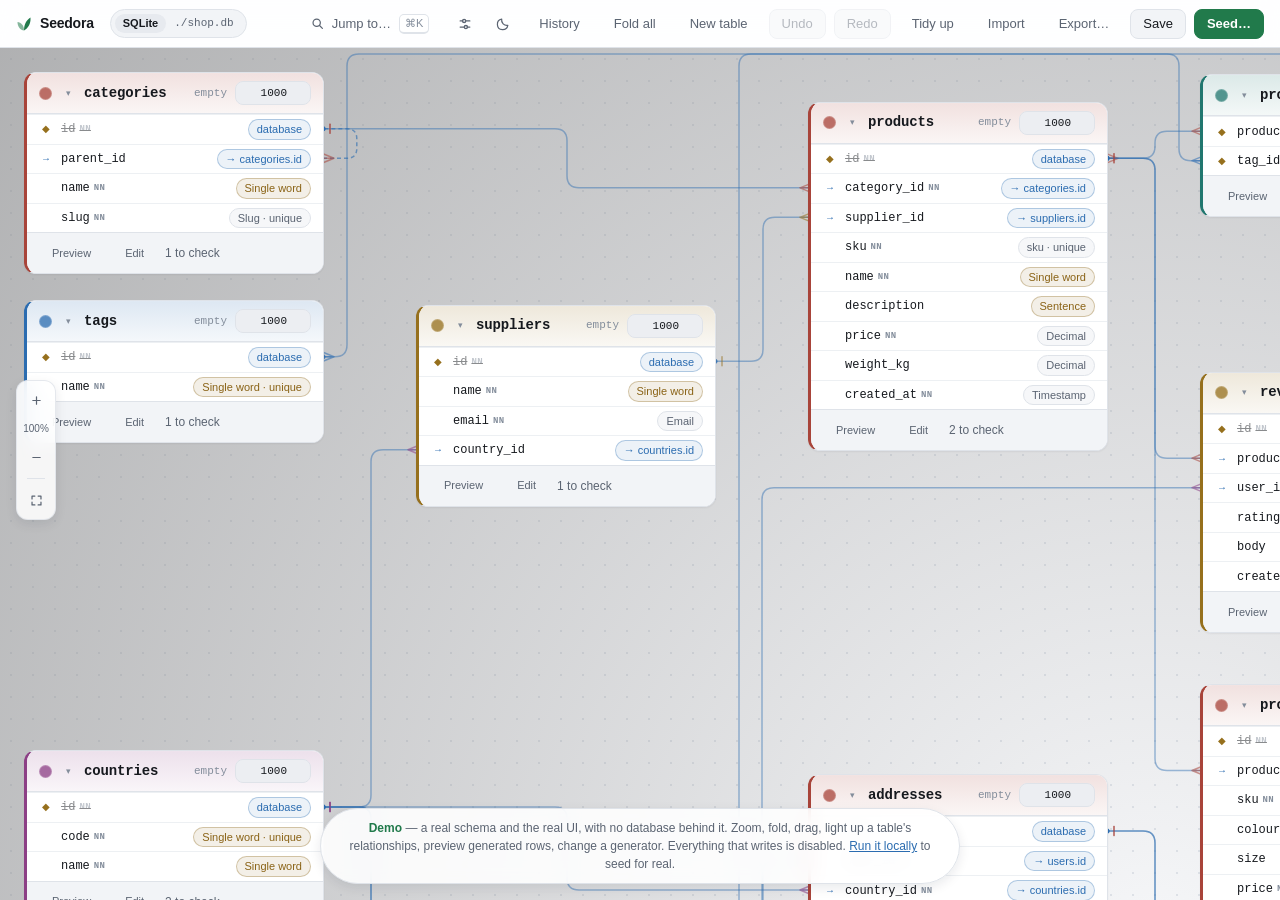
<file: docs/index.html>
<!doctype html>
<html lang="en">
<head>
<meta charset="utf-8">
<meta name="viewport" content="width=device-width, initial-scale=1">
<title>Seedora</title>
<link rel="stylesheet" href="app.css">
</head>
<body>

<header class="bar">
  <div class="brand">
    <svg width="16" height="16" viewBox="0 0 16 16" fill="none" aria-hidden="true">
      <path d="M8 14.5C8 9 5 6.5 1.5 6 1.5 11 4.5 14 8 14.5Z" fill="currentColor" opacity=".55"/>
      <path d="M8 14.5C8 8 10.5 4 14.5 1.5c.5 6-2.5 11-6.5 13Z" fill="currentColor"/>
    </svg>
    <span>Seedora</span>
  </div>

  <div class="target" id="target" hidden>
    <span class="engine" id="target-engine"></span>
    <span class="dsn" id="target-dsn"></span>
  </div>

  <div class="spacer"></div>

  <div class="actions">
    <button id="btn-palette" class="btn btn-quiet" title="Jump to a table or column">
      <svg width="13" height="13" viewBox="0 0 16 16" fill="none" aria-hidden="true">
        <circle cx="7" cy="7" r="4.5" stroke="currentColor" stroke-width="1.5"/>
        <path d="M10.5 10.5 14 14" stroke="currentColor" stroke-width="1.5" stroke-linecap="round"/>
      </svg>
      <span class="hide-narrow">Jump to…</span>
      <kbd class="hide-narrow">⌘K</kbd>
    </button>

    <button id="btn-settings" class="btn btn-icon" title="Settings" aria-label="Settings">
      <!-- Sliders, not a gear. A cog's teeth turn to mush at 14px, and these
           settings are adjustments to how the diagram looks rather than
           machinery. -->
      <svg width="14" height="14" viewBox="0 0 16 16" fill="none" aria-hidden="true">
        <path d="M2.5 4.5h3M8.5 4.5h5M2.5 11.5h5M10.5 11.5h3"
              stroke="currentColor" stroke-width="1.5" stroke-linecap="round"/>
        <circle cx="7" cy="4.5" r="1.8" stroke="currentColor" stroke-width="1.5"/>
        <circle cx="9" cy="11.5" r="1.8" stroke="currentColor" stroke-width="1.5"/>
      </svg>
    </button>

    <button id="btn-theme" class="btn btn-icon" title="Switch between light and dark" aria-label="Switch theme">
      <svg width="14" height="14" viewBox="0 0 16 16" fill="none" aria-hidden="true">
        <path d="M13.5 9.5A6 6 0 0 1 6.5 2.5a6 6 0 1 0 7 7Z"
              stroke="currentColor" stroke-width="1.4" stroke-linejoin="round"/>
      </svg>
    </button>

    <button id="btn-history" class="btn btn-quiet hide-narrow"
            title="How this schema got like this">History</button>
    <button id="btn-fold-all" class="btn btn-quiet hide-narrow"
            title="Fold every table down to its header (c)">Fold all</button>
    <button id="btn-new-table" class="btn btn-quiet hide-narrow"
            title="Sketch a new table to seed against">New table</button>
    <button id="btn-changes" class="btn btn-quiet" hidden
            title="Review the SQL these edits would run"></button>

    <button id="btn-undo" class="btn btn-quiet" disabled
            title="Nothing to undo">Undo</button>
    <button id="btn-redo" class="btn btn-quiet hide-narrow" disabled
            title="Nothing to redo">Redo</button>

    <button id="btn-reset-layout" class="btn btn-quiet hide-narrow"
            title="Lay the diagram out again from the foreign keys">Tidy up</button>
    <button id="btn-import" class="btn btn-quiet hide-narrow"
            title="Load a seedora.yaml into this session">Import</button>
    <button id="btn-export" class="btn btn-quiet hide-narrow"
            title="Download the mapping, the schema, or the diagram">Export…</button>
    <button id="btn-save" class="btn" title="Write the mapping to disk">Save</button>
    <button id="btn-seed" class="btn btn-primary" title="Choose row counts, then seed">Seed…</button>
  </div>
</header>

<!-- The seed dialog owns these; they live here only so the run path has one
     place to read from. Two visible controls for one setting is one too many. -->
<input id="run-seed" type="hidden">
<input id="run-truncate" type="checkbox" hidden>

<div id="problems" class="problems" hidden></div>

<main id="main">
  <section id="connect" class="connect" hidden>
    <div class="panel">
      <h1>Connect a database</h1>
      <p class="lede">Seedora reads the schema and proposes a generator for every column. Nothing is written until you press Seed.</p>

      <div id="recent" class="recent" hidden>
        <div class="eyebrow">Recent</div>
        <ul id="recent-list" class="recent-list"></ul>
      </div>

      <div class="stack">
        <div class="field">
          <label class="field-label" for="dsn">Connection string</label>
          <input id="dsn" type="text" spellcheck="false" autocomplete="off"
                 placeholder="postgres://user:pass@localhost:5432/myapp_dev">
          <p class="field-hint">A plain path works too, for SQLite — <code>./dev.db</code></p>
        </div>

        <label class="check">
          <input id="remember" type="checkbox" checked>
          <span>Remember this connection</span>
        </label>
        <label class="check">
          <input id="keep-password" type="checkbox">
          <span>Store the password as well</span>
        </label>

        <p class="field-hint">
          Remembered connections live in your user config directory, readable only by you —
          never in <code>seedora.yaml</code>, which is the file you commit. Leave the password
          unstored and Seedora asks for it each time.
        </p>

        <button id="btn-connect" class="btn btn-primary btn-wide">Connect</button>
        <div id="connect-error" class="alert danger" hidden></div>
      </div>
    </div>
  </section>

  <section id="board" class="board" hidden>
    <!-- The zoom rail is docked to the canvas rather than sitting in the top
         bar: it belongs to the thing it scales, and at twenty tables it is
         reached often enough to want to be near the diagram. -->
    <div class="zoom-rail" role="toolbar" aria-label="Zoom">
      <button id="btn-zoom-in" class="btn btn-icon" title="Zoom in (+)" aria-label="Zoom in">
        <svg width="13" height="13" viewBox="0 0 16 16" fill="none" aria-hidden="true">
          <path d="M8 3.5v9M3.5 8h9" stroke="currentColor" stroke-width="1.5" stroke-linecap="round"/>
        </svg>
      </button>
      <button id="zoom-level" class="zoom-level" title="Back to 100% (0)"
              aria-label="Zoom level, click for 100%">100%</button>
      <button id="btn-zoom-out" class="btn btn-icon" title="Zoom out (-)" aria-label="Zoom out">
        <svg width="13" height="13" viewBox="0 0 16 16" fill="none" aria-hidden="true">
          <path d="M3.5 8h9" stroke="currentColor" stroke-width="1.5" stroke-linecap="round"/>
        </svg>
      </button>

      <div class="zoom-rule"></div>

      <button id="btn-zoom-fit" class="btn btn-icon" title="Fit the whole diagram (f)"
              aria-label="Fit the whole diagram">
        <svg width="13" height="13" viewBox="0 0 16 16" fill="none" aria-hidden="true">
          <path d="M2.5 6V2.5H6M10 2.5h3.5V6M13.5 10v3.5H10M6 13.5H2.5V10"
                stroke="currentColor" stroke-width="1.5" stroke-linecap="round" stroke-linejoin="round"/>
        </svg>
      </button>
    </div>

    <div id="diagram" class="diagram">
      <svg id="edges" class="edges"></svg>
      <div id="tables" class="tables"></div>
    </div>
  </section>
</main>

<aside id="inspector" class="inspector" hidden aria-label="Column settings">
  <div class="inspector-head">
    <div style="min-width:0; flex:1">
      <div class="eyebrow" id="insp-table"></div>
      <h2 id="insp-column"></h2>
      <div class="inspector-type" id="insp-tags"></div>
    </div>
    <button id="insp-close" class="btn btn-icon" aria-label="Close">
      <svg width="13" height="13" viewBox="0 0 16 16" fill="none" aria-hidden="true">
        <path d="m4 4 8 8M12 4l-8 8" stroke="currentColor" stroke-width="1.5" stroke-linecap="round"/>
      </svg>
    </button>
  </div>

  <div class="inspector-body">
    <div class="note" id="insp-why" hidden></div>

    <div class="picker">
      <div class="field-label">Generator</div>
      <div class="picker-search">
        <svg width="13" height="13" viewBox="0 0 16 16" fill="none" aria-hidden="true">
          <circle cx="7" cy="7" r="4.5" stroke="currentColor" stroke-width="1.5"/>
          <path d="M10.5 10.5 14 14" stroke="currentColor" stroke-width="1.5" stroke-linecap="round"/>
        </svg>
        <input id="gen-filter" type="search" placeholder="Search generators…" autocomplete="off">
      </div>
      <div id="gen-list" class="picker-list" role="listbox" aria-label="Generator" tabindex="-1"></div>
    </div>

    <div id="opts" class="opts"></div>

    <div class="switches">
      <label class="check">
        <input id="opt-unique" type="checkbox">
        <span>Unique across the table</span>
      </label>

      <div class="field" id="null-field">
        <span class="field-label">Null rate</span>
        <div class="slider-row">
          <input id="opt-null" type="range" min="0" max="100" step="1">
          <span class="slider-value" id="null-value">0%</span>
        </div>
      </div>

      <label class="check">
        <input id="opt-skip" type="checkbox">
        <span>Skip — let the database fill it</span>
      </label>
    </div>
  </div>
</aside>

<section id="preview" class="preview" hidden aria-label="Preview">
  <div class="preview-head">
    <h2>Preview <span class="mono muted" id="preview-title"></span></h2>
    <div class="spacer"></div>
    <span class="field-hint" id="preview-note"></span>
    <button id="preview-refresh" class="btn btn-quiet">Regenerate</button>
    <button id="preview-close" class="btn btn-icon" aria-label="Close">
      <svg width="13" height="13" viewBox="0 0 16 16" fill="none" aria-hidden="true">
        <path d="m4 4 8 8M12 4l-8 8" stroke="currentColor" stroke-width="1.5" stroke-linecap="round"/>
      </svg>
    </button>
  </div>
  <div class="preview-scroll"><table id="preview-table" class="data-table"></table></div>
</section>

<dialog id="seed-dialog" aria-label="Seed">
  <form method="dialog" class="dialog-form">
    <div class="dialog-head">
      <h2>Seed</h2>
      <button class="btn btn-icon" value="cancel" aria-label="Close">
        <svg width="13" height="13" viewBox="0 0 16 16" fill="none" aria-hidden="true">
          <path d="m4 4 8 8M12 4l-8 8" stroke="currentColor" stroke-width="1.5" stroke-linecap="round"/>
        </svg>
      </button>
    </div>

    <p class="dialog-note" id="seed-intro"></p>

    <div class="seed-scroll">
      <table class="seed-table">
        <thead>
          <tr>
            <th class="tick"><input id="seed-all" type="checkbox" checked aria-label="Include every table"></th>
            <th>Table</th>
            <th class="num">Already there</th>
            <th class="num">Rows to add</th>
          </tr>
        </thead>
        <tbody id="seed-rows"></tbody>
      </table>
    </div>

    <div class="seed-controls">
      <label class="inline-field">
        <span>Set every table to</span>
        <input id="seed-bulk" type="number" min="0" placeholder="1000">
      </label>
      <button type="button" id="seed-bulk-apply" class="btn">Apply</button>
      <div class="spacer"></div>
      <strong class="seed-total" id="seed-total"></strong>
    </div>

    <div id="seed-warning" class="alert" hidden></div>

    <div class="switches">
      <label class="check">
        <input id="seed-truncate" type="checkbox">
        <span id="seed-truncate-label">Truncate the selected tables first</span>
      </label>
      <label class="inline-field">
        <span>Seed value</span>
        <input id="seed-value" type="number" min="0" placeholder="random" style="width:120px">
        <span class="field-hint">Fix it to reproduce this run exactly.</span>
      </label>
    </div>

    <div class="dialog-foot">
      <button value="cancel" class="btn btn-quiet">Cancel</button>
      <button type="button" id="seed-dry" class="btn">Dry run</button>
      <button type="button" id="seed-go" class="btn btn-primary">Seed</button>
    </div>
  </form>
</dialog>

<dialog id="import-dialog" aria-label="Import a mapping">
  <form method="dialog" class="dialog-form">
    <div class="dialog-head">
      <h2>Import</h2>
      <button class="btn btn-icon" value="cancel" aria-label="Close">
        <svg width="13" height="13" viewBox="0 0 16 16" fill="none" aria-hidden="true">
          <path d="m4 4 8 8M12 4l-8 8" stroke="currentColor" stroke-width="1.5" stroke-linecap="round"/>
        </svg>
      </button>
    </div>

    <p class="dialog-note">
      A <code>seedora.yaml</code> is merged against the schema you are connected to: choices for
      columns that still exist are kept, new columns get a proposal, and columns the database no
      longer has are dropped. A <code>.sql</code> file is read as a schema instead — its tables
      become drafts, and you see the SQL before anything is created.
    </p>

    <div id="drop" class="drop">
      <span>Drop a <code>seedora.yaml</code> or a <code>.sql</code> schema here</span>
      <input id="import-file" type="file" accept=".yaml,.yml,.sql,text/yaml,application/sql" hidden>
      <button type="button" id="btn-browse" class="btn">Choose a file…</button>
    </div>

    <textarea id="import-text" spellcheck="false" rows="10"
              placeholder="version: 1&#10;tables:&#10;  users:&#10;    rows: 10000&#10;    columns:&#10;      email: {generator: email, unique: true}"></textarea>

    <label class="check">
      <input id="import-replace" type="checkbox">
      <span>Replace instead of merging — use the file exactly as written</span>
    </label>

    <div id="import-error" class="alert danger" hidden></div>

    <div class="dialog-foot">
      <button value="cancel" class="btn btn-quiet">Cancel</button>
      <button type="button" id="btn-do-import" class="btn btn-primary">Import</button>
    </div>
  </form>
</dialog>

<!-- Schema changes are shown as SQL before they run. The tool edits a database
     someone is working in, and "trust me" is not an acceptable preview. -->
<dialog id="schema-dialog" aria-label="Apply schema changes">
  <form method="dialog" class="dialog-form">
    <div class="dialog-head">
      <h2>Apply schema changes</h2>
      <button class="btn btn-icon" value="cancel" aria-label="Close">
        <svg width="13" height="13" viewBox="0 0 16 16" fill="none" aria-hidden="true">
          <path d="m4 4 8 8M12 4l-8 8" stroke="currentColor" stroke-width="1.5" stroke-linecap="round"/>
        </svg>
      </button>
    </div>

    <p class="dialog-note" id="schema-note"></p>
    <div id="schema-error" class="alert danger" hidden></div>
    <pre id="schema-sql" class="sql"></pre>

    <div class="dialog-foot">
      <button value="cancel" class="btn btn-quiet">Cancel</button>
      <button type="button" id="schema-apply" class="btn btn-primary">Apply</button>
    </div>
  </form>
</dialog>

<!-- A database keeps no record of the DDL that shaped it. What this shows is
     whatever a migration tool wrote into its own bookkeeping table, plus the
     changes Seedora applied itself — which no migration tool knows about. -->
<dialog id="history-dialog" aria-label="Schema history">
  <form method="dialog" class="dialog-form">
    <div class="dialog-head">
      <h2>Schema history</h2>
      <button class="btn btn-icon" value="cancel" aria-label="Close">
        <svg width="13" height="13" viewBox="0 0 16 16" fill="none" aria-hidden="true">
          <path d="m4 4 8 8M12 4l-8 8" stroke="currentColor" stroke-width="1.5" stroke-linecap="round"/>
        </svg>
      </button>
    </div>

    <p class="dialog-note" id="history-note"></p>
    <div id="history-error" class="alert danger" hidden></div>
    <div id="history-list" class="history"></div>

    <div class="dialog-foot">
      <button value="cancel" class="btn btn-primary">Done</button>
    </div>
  </form>
</dialog>

<dialog id="settings-dialog" aria-label="Settings">
  <form method="dialog" class="dialog-form">
    <div class="dialog-head">
      <h2>Settings</h2>
      <button class="btn btn-icon" value="cancel" aria-label="Close">
        <svg width="13" height="13" viewBox="0 0 16 16" fill="none" aria-hidden="true">
          <path d="m4 4 8 8M12 4l-8 8" stroke="currentColor" stroke-width="1.5" stroke-linecap="round"/>
        </svg>
      </button>
    </div>

    <p class="dialog-note">
      These are display choices. They live in this browser and change nothing about
      what a run writes.
    </p>

    <div class="field">
      <span class="field-label">Relationship notation</span>
      <div id="notation-choice" class="choice" role="radiogroup" aria-label="Relationship notation"></div>
      <p class="field-hint" id="notation-hint"></p>
    </div>

    <div class="field">
      <span class="field-label">Data flow animation</span>
      <div id="flow-choice" class="choice" role="radiogroup" aria-label="Data flow animation"></div>
      <p class="field-hint" id="flow-hint"></p>
    </div>

    <div class="dialog-foot">
      <button value="cancel" class="btn btn-primary">Done</button>
    </div>
  </form>
</dialog>

<dialog id="palette-dialog" aria-label="Jump to">
  <div class="palette-search">
    <svg width="15" height="15" viewBox="0 0 16 16" fill="none" aria-hidden="true">
      <circle cx="7" cy="7" r="4.5" stroke="currentColor" stroke-width="1.5"/>
      <path d="M10.5 10.5 14 14" stroke="currentColor" stroke-width="1.5" stroke-linecap="round"/>
    </svg>
    <input id="palette-input" type="text" placeholder="Jump to a table or column…" autocomplete="off" spellcheck="false">
  </div>
  <div id="palette-list" class="palette-list" role="listbox" aria-label="Results"></div>
  <div class="palette-foot">
    <span><kbd>↑</kbd><kbd>↓</kbd> navigate</span>
    <span><kbd>↵</kbd> open</span>
    <span><kbd>esc</kbd> close</span>
  </div>
</dialog>

<!-- One dialog stands in for confirm() and prompt(). Those block the event loop,
     cannot be styled, and are throttled or suppressed by some browsers — which
     would silently turn a destructive confirmation into no confirmation. -->
<dialog id="ask-dialog" aria-labelledby="ask-title">
  <form method="dialog" class="dialog-form">
    <div class="dialog-head">
      <h2 id="ask-title"></h2>
    </div>
    <p class="dialog-note" id="ask-body"></p>
    <div id="ask-alert" class="alert danger" hidden></div>
    <!-- Choices, when the question is which of several things rather than
         yes or no. Built by the script; empty and hidden otherwise. -->
    <div id="ask-choices" class="ask-choices" hidden></div>
    <div class="field" id="ask-field" hidden>
      <label class="field-label" for="ask-input" id="ask-label"></label>
      <input id="ask-input" type="password" autocomplete="current-password">
    </div>
    <div class="dialog-foot">
      <button value="cancel" class="btn btn-quiet" id="ask-cancel">Cancel</button>
      <button type="button" class="btn btn-primary" id="ask-ok">Continue</button>
    </div>
  </form>
</dialog>

<!-- The application's own context menu. The browser's has nothing useful to
     offer over a canvas of cards, and the actions people reach for here —
     preview, fold, drop — are all a right-click away in every tool that draws
     diagrams. -->
<div id="ctx-menu" class="ctx-menu" hidden role="menu" aria-label="Actions"></div>

<div id="hue-menu" class="hue-menu" popover="auto">
  <div id="hue-grid" class="hue-grid" role="radiogroup" aria-label="Table colour"></div>
</div>

<div id="toast" class="toast" hidden><span class="dot"></span><span id="toast-text"></span></div>
<div id="busy" class="busy" hidden><div class="spinner"></div><span id="busy-text"></span></div>

<script src="demo.js"></script>
<script src="app.js"></script>
</body>
</html>
</file>
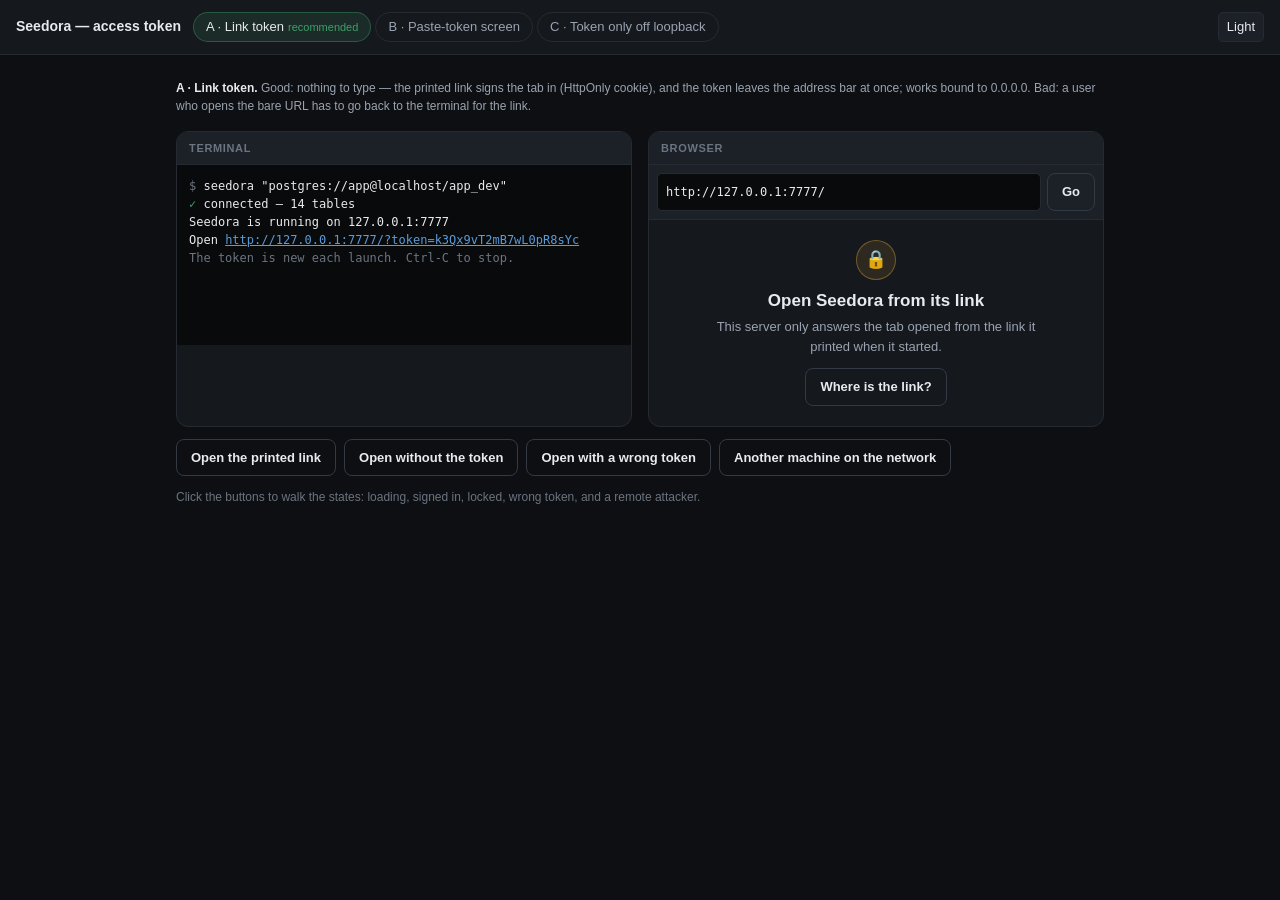
<file: docs/mockups/auth-token.html>
<!doctype html>
<html lang="en" data-theme="dark">
<head>
<meta charset="utf-8">
<meta name="viewport" content="width=device-width, initial-scale=1">
<title>Seedora access token</title>
<style>
:root, :root[data-theme="dark"] {
  color-scheme: dark;
  --bg:#0d0f12; --bg-sunken:#090a0c; --surface:#15181d; --surface-2:#1c2027; --surface-3:#242931;
  --border:#262b33; --border-strong:#333a45;
  --fg:#e8eaee; --fg-muted:#9aa3b0; --fg-subtle:#6b7480;
  --accent:#3fa06a; --accent-hover:#4bb87a; --accent-fg:#fff; --accent-soft:rgba(63,160,106,.14); --accent-line:rgba(63,160,106,.4);
  --warn:#d1a038; --warn-soft:rgba(209,160,56,.13); --warn-line:rgba(209,160,56,.42);
  --danger:#d2564c; --danger-soft:rgba(210,86,76,.13); --danger-line:rgba(210,86,76,.42);
  --link:#5b9bd8;
  --shadow-2:0 4px 12px rgba(0,0,0,.45);
}
:root[data-theme="light"] {
  color-scheme: light;
  --bg:#f6f7f9; --bg-sunken:#eceef2; --surface:#fff; --surface-2:#f2f4f7; --surface-3:#e7eaef;
  --border:#dfe3e9; --border-strong:#c3cad4; --fg:#16191e; --fg-muted:#5b6472; --fg-subtle:#8a93a0;
  --accent:#2f8a57; --accent-hover:#277a4c; --accent-soft:rgba(47,138,87,.1); --accent-line:rgba(47,138,87,.35);
  --warn:#a87a14; --warn-soft:rgba(168,122,20,.1); --warn-line:rgba(168,122,20,.35);
  --danger:#b8433a; --danger-soft:rgba(184,67,58,.1); --danger-line:rgba(184,67,58,.35);
  --link:#2f6fb0; --shadow-2:0 4px 12px rgba(0,0,0,.08);
}
* { box-sizing: border-box; }
body { margin:0; background:var(--bg); color:var(--fg);
  font:0.8125rem/1.5 ui-sans-serif,-apple-system,BlinkMacSystemFont,"Segoe UI",sans-serif; }
code, .mono { font-family: ui-monospace,SFMono-Regular,"SF Mono",Menlo,Consolas,monospace; }
header.top { display:flex; align-items:center; gap:12px; padding:12px 16px; border-bottom:1px solid var(--border); background:var(--surface); flex-wrap:wrap; }
header.top h1 { font-size:0.875rem; margin:0; font-weight:600; }
.tabs { display:flex; gap:4px; flex-wrap:wrap; }
.tab { background:transparent; border:1px solid var(--border); color:var(--fg-muted); border-radius:999px; padding:4px 12px; cursor:pointer; font:inherit; }
.tab[aria-selected="true"] { background:var(--accent-soft); color:var(--fg); border-color:var(--accent-line); }
.tab .rec { color:var(--accent); font-size:0.6875rem; margin-left:4px; }
.spacer { flex:1; }
.theme { background:var(--surface-2); border:1px solid var(--border); color:var(--fg); border-radius:5px; padding:4px 8px; cursor:pointer; font:inherit; }
main { max-width:960px; margin:0 auto; padding:24px 16px 48px; }
.pros { font-size:0.75rem; color:var(--fg-muted); margin:0 0 16px; }
.pros b { color:var(--fg); }
.stage { display:grid; grid-template-columns: 1fr 1fr; gap:16px; }
@media (max-width: 760px) { .stage { grid-template-columns: 1fr; } }
.panel { background:var(--surface); border:1px solid var(--border); border-radius:12px; overflow:hidden; }
.panel h3 { margin:0; padding:8px 12px; font-size:0.6875rem; letter-spacing:.06em; text-transform:uppercase; color:var(--fg-subtle); border-bottom:1px solid var(--border); background:var(--surface-2); }
.term { background:var(--bg-sunken); padding:12px; font-size:0.75rem; white-space:pre-wrap; word-break:break-all; min-height:180px; margin:0; }
.term .ok { color:var(--accent); } .term .dim { color:var(--fg-subtle); } .term .u { color:var(--link); text-decoration:underline; cursor:pointer; }
.browser { min-height:260px; display:flex; flex-direction:column; }
.addr { display:flex; gap:6px; padding:8px; border-bottom:1px solid var(--border); background:var(--surface-2); }
.addr input { flex:1; min-width:0; background:var(--bg-sunken); border:1px solid var(--border); color:var(--fg); border-radius:5px; padding:4px 8px; font:0.75rem ui-monospace,Menlo,monospace; }
.view { flex:1; display:flex; align-items:center; justify-content:center; padding:20px; }
.card { max-width:340px; width:100%; text-align:center; }
.card h2 { font-size:1.0625rem; margin:8px 0 4px; }
.card p { color:var(--fg-muted); margin:0 0 12px; }
.glyph { width:40px; height:40px; border-radius:999px; display:inline-flex; align-items:center; justify-content:center; font-size:1.1rem; }
.glyph.lock { background:var(--warn-soft); color:var(--warn); border:1px solid var(--warn-line); }
.glyph.bad { background:var(--danger-soft); color:var(--danger); border:1px solid var(--danger-line); }
.glyph.load { background:var(--surface-3); color:var(--fg-muted); animation:spin 1s linear infinite; }
@keyframes spin { to { transform: rotate(360deg); } }
@media (prefers-reduced-motion: reduce) { .glyph.load { animation:none; } }
.field { display:flex; gap:6px; margin-top:8px; }
.field input { flex:1; min-width:0; background:var(--bg-sunken); border:1px solid var(--border-strong); color:var(--fg); border-radius:8px; padding:8px 10px; font:0.8125rem ui-monospace,Menlo,monospace; }
.field input:focus-visible, button:focus-visible, .tab:focus-visible { outline:2px solid var(--accent-line); outline-offset:1px; }
.btn { background:var(--accent); color:var(--accent-fg); border:0; border-radius:8px; padding:8px 14px; cursor:pointer; font:inherit; font-weight:600; }
.btn:hover { background:var(--accent-hover); }
.btn.ghost { background:transparent; color:var(--fg); border:1px solid var(--border-strong); }
.err { color:var(--danger); font-size:0.75rem; min-height:1.2em; margin-top:6px; }
.app { width:100%; align-self:stretch; display:flex; flex-direction:column; gap:8px; }
.app .bar { display:flex; align-items:center; gap:8px; padding:6px 10px; background:var(--surface-2); border:1px solid var(--border); border-radius:8px; }
.dot { width:8px; height:8px; border-radius:999px; background:var(--accent); }
.pill { font-size:0.6875rem; border-radius:999px; padding:1px 8px; border:1px solid var(--border); color:var(--fg-muted); }
.pill.warn { color:var(--warn); border-color:var(--warn-line); background:var(--warn-soft); }
.skel { height:34px; border-radius:8px; background:var(--surface-2); border:1px solid var(--border); }
.controls { display:flex; gap:8px; flex-wrap:wrap; margin:12px 0 0; }
.small { font-size:0.75rem; color:var(--fg-subtle); }
</style>
</head>
<body>
<header class="top">
  <h1>Seedora — access token</h1>
  <div class="tabs" role="tablist">
    <button class="tab" role="tab" data-v="a" aria-selected="true">A · Link token<span class="rec">recommended</span></button>
    <button class="tab" role="tab" data-v="b">B · Paste-token screen</button>
    <button class="tab" role="tab" data-v="c">C · Token only off loopback</button>
  </div>
  <span class="spacer"></span>
  <button class="theme" id="theme">Light</button>
</header>
<main>
  <p class="pros" id="pros"></p>
  <div class="stage">
    <section class="panel"><h3>Terminal</h3><pre class="term" id="term"></pre></section>
    <section class="panel browser"><h3>Browser</h3>
      <div class="addr"><input id="url" aria-label="Address" spellcheck="false"><button class="btn ghost" id="go">Go</button></div>
      <div class="view" id="view"></div>
    </section>
  </div>
  <div class="controls">
    <button class="btn ghost" data-sim="open">Open the printed link</button>
    <button class="btn ghost" data-sim="bare">Open without the token</button>
    <button class="btn ghost" data-sim="wrong">Open with a wrong token</button>
    <button class="btn ghost" data-sim="remote">Another machine on the network</button>
  </div>
  <p class="small">Click the buttons to walk the states: loading, signed in, locked, wrong token, and a remote attacker.</p>
</main>
<script>
const TOKEN = "k3Qx9vT2mB7wL0pR8sYc";
const variants = {
  a: { pros: "<b>A · Link token.</b> Good: nothing to type — the printed link signs the tab in (HttpOnly cookie), and the token leaves the address bar at once; works bound to 0.0.0.0. Bad: a user who opens the bare URL has to go back to the terminal for the link.",
       bind: "127.0.0.1:7777", needsToken: () => true, lockedCard: "link" },
  b: { pros: "<b>B · Paste-token screen.</b> Good: a bare URL still gets a clear way in, and the token can be shared out of band. Bad: an extra step every new tab/session; a form invites weak tokens being set by hand.",
       bind: "127.0.0.1:7777", needsToken: () => true, lockedCard: "form" },
  c: { pros: "<b>C · Token only off loopback.</b> Good: zero friction in the common local case. Bad: other local users and any page exploiting a loopback service reach the API without a token — the gap the audit flagged stays open on shared machines.",
       bind: "0.0.0.0:7777", needsToken: (remote) => remote, lockedCard: "link" },
};
let v = "a";
const $ = (id) => document.getElementById(id);
function terminal() {
  const bind = variants[v].bind;
  const link = `http://${bind.replace("0.0.0.0","192.168.1.20")}/?token=${TOKEN}`;
  $("term").innerHTML =
`<span class="dim">$</span> seedora "postgres://app@localhost/app_dev"
<span class="ok">✓</span> connected — 14 tables
Seedora is running on ${bind}
` + (v === "c" ? `Open <span class="u" data-sim="open">http://127.0.0.1:7777/</span>
<span class="dim">Other machines need: ${link}</span>` :
`Open <span class="u" data-sim="open">${link}</span>
<span class="dim">The token is new each launch. Ctrl-C to stop.</span>`);
}
function show(state, url) {
  $("url").value = url;
  const view = $("view");
  if (state === "loading") { view.innerHTML = `<div class="card"><span class="glyph load" aria-hidden="true">◌</span><p>Checking access…</p></div>`; return; }
  if (state === "app") {
    view.innerHTML = `<div class="app"><div class="bar"><span class="dot"></span><b>app_dev</b><span class="pill">PostgreSQL</span><span class="spacer"></span><span class="pill">signed in for this tab</span></div><div class="skel"></div><div class="skel"></div><div class="skel"></div></div>`;
    return;
  }
  if (state === "remote-open") {
    view.innerHTML = `<div class="app"><div class="bar"><span class="dot" style="background:var(--danger)"></span><b>app_dev</b><span class="pill warn">reachable without a token</span></div><div class="skel"></div><p class="small">Variant C: this is another machine, and it got in because loopback was trusted.</p></div>`;
    return;
  }
  const bad = state === "wrong";
  const head = bad ? `<span class="glyph bad" aria-hidden="true">!</span><h2>That link has expired</h2><p>The token did not match. Seedora makes a new one every launch — use the link from the terminal you started it in.</p>`
                   : `<span class="glyph lock" aria-hidden="true">🔒</span><h2>Open Seedora from its link</h2><p>This server only answers the tab opened from the link it printed when it started.</p>`;
  if (variants[v].lockedCard === "form") {
    view.innerHTML = `<div class="card">${head}<form id="f" class="field"><input id="tok" aria-label="Access token" placeholder="Paste the token" autocomplete="off"><button class="btn">Unlock</button></form><div class="err" id="err" role="alert"></div></div>`;
    $("f").onsubmit = (e) => { e.preventDefault();
      const t = $("tok").value.trim();
      if (!t) { $("err").textContent = "Paste the token from the terminal."; return; }
      if (t !== TOKEN) { $("err").textContent = "Token does not match."; return; }
      show("loading", "http://127.0.0.1:7777/"); setTimeout(() => show("app","http://127.0.0.1:7777/"), 500); };
  } else {
    view.innerHTML = `<div class="card">${head}<button class="btn ghost" data-sim="copyhint">Where is the link?</button><p class="small" id="hint" hidden>In the terminal: “Open http://…/?token=…”. Restarted Seedora? The old link no longer works.</p></div>`;
  }
}
function sim(kind) {
  const base = `http://${variants[v].bind.replace("0.0.0.0","127.0.0.1")}/`;
  if (kind === "copyhint") { const h = $("hint"); if (h) h.hidden = false; return; }
  if (kind === "open") { show("loading", base + "?token=" + TOKEN); setTimeout(() => show("app", base), 600); return; }
  if (kind === "bare") { if (!variants[v].needsToken(false)) { show("app", base); return; } show("locked", base); return; }
  if (kind === "wrong") { if (!variants[v].needsToken(false)) { show("app", base); return; } show("wrong", base + "?token=old123"); return; }
  if (kind === "remote") { const u = "http://192.168.1.20:7777/"; if (v === "c") { show("locked", u); return; }
    if (variants[v].bind.startsWith("127.")) { $("url").value = u; $("view").innerHTML = `<div class="card"><span class="glyph bad" aria-hidden="true">×</span><h2>Can’t connect</h2><p>Bound to 127.0.0.1 — nothing is listening on the network.</p></div>`; return; }
    show("locked", u); }
}
function select(next) {
  v = next;
  document.querySelectorAll(".tab").forEach(t => t.setAttribute("aria-selected", String(t.dataset.v === v)));
  $("pros").innerHTML = variants[v].pros;
  terminal(); sim("bare");
}
document.addEventListener("click", (e) => {
  const t = e.target.closest("[data-sim]"); if (t) sim(t.dataset.sim);
  const tab = e.target.closest(".tab"); if (tab) select(tab.dataset.v);
});
$("go").onclick = () => { const u = $("url").value;
  const m = u.match(/token=([^&]+)/);
  if (!m) sim("bare"); else if (m[1] === TOKEN) sim("open"); else sim("wrong"); };
$("theme").onclick = () => { const r = document.documentElement; const light = r.dataset.theme !== "light";
  r.dataset.theme = light ? "light" : "dark"; $("theme").textContent = light ? "Dark" : "Light"; };
select("a");
</script>
</body>
</html>
</file>
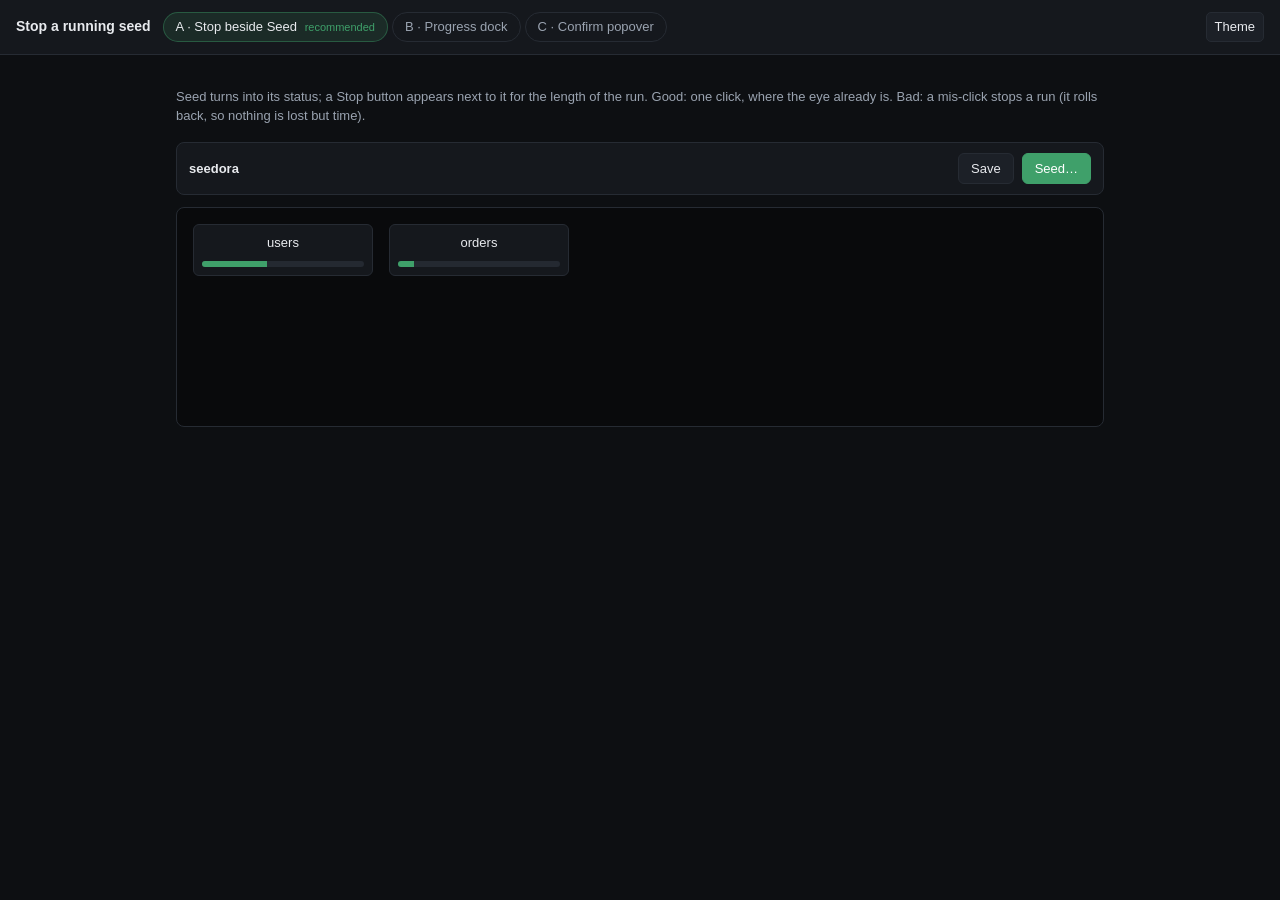
<file: docs/mockups/run-cancel.html>
<!doctype html>
<html lang="en" data-theme="dark">
<head>
<meta charset="utf-8">
<meta name="viewport" content="width=device-width, initial-scale=1">
<title>Seedora stop run</title>
<style>
:root, :root[data-theme="dark"] {
  color-scheme: dark;
  --bg:#0d0f12; --bg-sunken:#090a0c; --surface:#15181d; --surface-2:#1c2027; --surface-3:#242931;
  --border:#262b33; --border-strong:#333a45;
  --fg:#e8eaee; --fg-muted:#9aa3b0; --fg-subtle:#6b7480;
  --accent:#3fa06a; --accent-hover:#4bb87a; --accent-fg:#fff; --accent-soft:rgba(63,160,106,.14); --accent-line:rgba(63,160,106,.4);
  --warn:#d1a038; --warn-soft:rgba(209,160,56,.13); --warn-line:rgba(209,160,56,.42);
  --danger:#d2564c; --danger-soft:rgba(210,86,76,.13); --danger-line:rgba(210,86,76,.42);
  --link:#5b9bd8;
  --shadow-2:0 4px 12px rgba(0,0,0,.45);
}
:root[data-theme="light"] {
  color-scheme: light;
  --bg:#f6f7f9; --bg-sunken:#eceef2; --surface:#fff; --surface-2:#f2f4f7; --surface-3:#e7eaef;
  --border:#dfe3e9; --border-strong:#c3cad4; --fg:#16191e; --fg-muted:#5b6472; --fg-subtle:#8a93a0;
  --accent:#2f8a57; --accent-hover:#277a4c; --accent-soft:rgba(47,138,87,.1); --accent-line:rgba(47,138,87,.35);
  --warn:#a87a14; --warn-soft:rgba(168,122,20,.1); --warn-line:rgba(168,122,20,.35);
  --danger:#b8433a; --danger-soft:rgba(184,67,58,.1); --danger-line:rgba(184,67,58,.35);
  --link:#2f6fb0; --shadow-2:0 4px 12px rgba(0,0,0,.08);
}
* { box-sizing: border-box; }
body { margin:0; background:var(--bg); color:var(--fg);
  font:0.8125rem/1.5 ui-sans-serif,-apple-system,BlinkMacSystemFont,"Segoe UI",sans-serif; }
code, .mono { font-family: ui-monospace,SFMono-Regular,"SF Mono",Menlo,Consolas,monospace; }
header.top { display:flex; align-items:center; gap:12px; padding:12px 16px; border-bottom:1px solid var(--border); background:var(--surface); flex-wrap:wrap; }
header.top h1 { font-size:0.875rem; margin:0; font-weight:600; }
.tabs { display:flex; gap:4px; flex-wrap:wrap; }
.tab { background:transparent; border:1px solid var(--border); color:var(--fg-muted); border-radius:999px; padding:4px 12px; cursor:pointer; font:inherit; }
.tab[aria-selected="true"] { background:var(--accent-soft); color:var(--fg); border-color:var(--accent-line); }
.tab .rec { color:var(--accent); font-size:0.6875rem; margin-left:4px; }
.spacer { flex:1; }
.theme { background:var(--surface-2); border:1px solid var(--border); color:var(--fg); border-radius:5px; padding:4px 8px; cursor:pointer; font:inherit; }
main { max-width:960px; margin:0 auto; padding:24px 16px 48px; }
.pros { font-size:0.75rem; color:var(--fg-muted); margin:0 0 16px; }
.pros b { color:var(--fg); }
.stage { display:grid; grid-template-columns: 1fr 1fr; gap:16px; }
@media (max-width: 760px) { .stage { grid-template-columns: 1fr; } }
.panel { background:var(--surface); border:1px solid var(--border); border-radius:12px; overflow:hidden; }
.panel h3 { margin:0; padding:8px 12px; font-size:0.6875rem; letter-spacing:.06em; text-transform:uppercase; color:var(--fg-subtle); border-bottom:1px solid var(--border); background:var(--surface-2); }
.term { background:var(--bg-sunken); padding:12px; font-size:0.75rem; white-space:pre-wrap; word-break:break-all; min-height:180px; margin:0; }
.term .ok { color:var(--accent); } .term .dim { color:var(--fg-subtle); } .term .u { color:var(--link); text-decoration:underline; cursor:pointer; }
.browser { min-height:260px; display:flex; flex-direction:column; }
.addr { display:flex; gap:6px; padding:8px; border-bottom:1px solid var(--border); background:var(--surface-2); }
.addr input { flex:1; min-width:0; background:var(--bg-sunken); border:1px solid var(--border); color:var(--fg); border-radius:5px; padding:4px 8px; font:0.75rem ui-monospace,Menlo,monospace; }
.view { flex:1; display:flex; align-items:center; justify-content:center; padding:20px; }
.card { max-width:340px; width:100%; text-align:center; }
.card h2 { font-size:1.0625rem; margin:8px 0 4px; }
.card p { color:var(--fg-muted); margin:0 0 12px; }
.glyph { width:40px; height:40px; border-radius:999px; display:inline-flex; align-items:center; justify-content:center; font-size:1.1rem; }
.glyph.lock { background:var(--warn-soft); color:var(--warn); border:1px solid var(--warn-line); }
.glyph.bad { background:var(--danger-soft); color:var(--danger); border:1px solid var(--danger-line); }
.glyph.load { background:var(--surface-3); color:var(--fg-muted); animation:spin 1s linear infinite; }
@keyframes spin { to { transform: rotate(360deg); } }
@media (prefers-reduced-motion: reduce) { .glyph.load { animation:none; } }
.field { display:flex; gap:6px; margin-top:8px; }
.field input { flex:1; min-width:0; background:var(--bg-sunken); border:1px solid var(--border-strong); color:var(--fg); border-radius:8px; padding:8px 10px; font:0.8125rem ui-monospace,Menlo,monospace; }
.field input:focus-visible, button:focus-visible, .tab:focus-visible { outline:2px solid var(--accent-line); outline-offset:1px; }
.btn { background:var(--accent); color:var(--accent-fg); border:0; border-radius:8px; padding:8px 14px; cursor:pointer; font:inherit; font-weight:600; }
.btn:hover { background:var(--accent-hover); }
.btn.ghost { background:transparent; color:var(--fg); border:1px solid var(--border-strong); }
.err { color:var(--danger); font-size:0.75rem; min-height:1.2em; margin-top:6px; }
.app { width:100%; align-self:stretch; display:flex; flex-direction:column; gap:8px; }
.app .bar { display:flex; align-items:center; gap:8px; padding:6px 10px; background:var(--surface-2); border:1px solid var(--border); border-radius:8px; }
.dot { width:8px; height:8px; border-radius:999px; background:var(--accent); }
.pill { font-size:0.6875rem; border-radius:999px; padding:1px 8px; border:1px solid var(--border); color:var(--fg-muted); }
.pill.warn { color:var(--warn); border-color:var(--warn-line); background:var(--warn-soft); }
.skel { height:34px; border-radius:8px; background:var(--surface-2); border:1px solid var(--border); }
.controls { display:flex; gap:8px; flex-wrap:wrap; margin:12px 0 0; }
.small { font-size:0.75rem; color:var(--fg-subtle); }

.btn { background:var(--surface-2); border:1px solid var(--border); color:var(--fg); border-radius:6px; padding:5px 12px; font:inherit; cursor:pointer; }
.btn:disabled { opacity:.6; cursor:default; }
.btn-primary { background:var(--accent); border-color:var(--accent); color:var(--accent-fg); }
.btn-danger { background:var(--danger-soft); border-color:var(--danger-line); color:var(--fg); }
.bar { display:flex; gap:8px; align-items:center; padding:10px 12px; background:var(--surface); border:1px solid var(--border); border-radius:8px; }
.board { position:relative; margin-top:12px; height:220px; background:var(--bg-sunken); border:1px solid var(--border); border-radius:8px; padding:16px; display:flex; gap:16px; }
.card { width:180px; background:var(--surface); border:1px solid var(--border); border-radius:6px; padding:8px; height:fit-content; }
.progress { height:6px; background:var(--surface-3); border-radius:3px; margin-top:8px; overflow:hidden; }
.fill { height:100%; background:var(--accent); width:40%; transition:width .3s; }
.dock { position:absolute; right:12px; bottom:12px; background:var(--surface); border:1px solid var(--border-strong); border-radius:8px; padding:10px 12px; box-shadow:var(--shadow-2); width:260px; }
.pop { position:absolute; top:44px; right:12px; background:var(--surface); border:1px solid var(--border-strong); border-radius:8px; padding:12px; box-shadow:var(--shadow-2); width:260px; }
.note { color:var(--fg-muted); margin:8px 0 16px; }
.toast { margin-top:8px; padding:8px 12px; border-radius:6px; background:var(--warn-soft); border:1px solid var(--warn-line); display:none; }
.hidden { display:none; }
.v { display:none; } .v.on { display:block; }
</style></head><body>
<header class="top"><h1>Stop a running seed</h1>
<div class="tabs" role="tablist">
<button class="tab" aria-selected="true" data-v="a">A · Stop beside Seed <span class="rec">recommended</span></button>
<button class="tab" aria-selected="false" data-v="b">B · Progress dock</button>
<button class="tab" aria-selected="false" data-v="c">C · Confirm popover</button></div>
<span class="spacer"></span><button class="theme" onclick="document.documentElement.dataset.theme=document.documentElement.dataset.theme==='dark'?'light':'dark'">Theme</button></header>
<main>
<section class="v on" id="v-a"><p class="note">Seed turns into its status; a Stop button appears next to it for the length of the run. Good: one click, where the eye already is. Bad: a mis-click stops a run (it rolls back, so nothing is lost but time).</p>
<div class="bar"><strong>seedora</strong><span class="spacer"></span><button class="btn">Save</button>
<button class="btn btn-primary" data-seed>Seed…</button><button class="btn btn-danger hidden" data-stop>Stop</button></div>
<div class="board"><div class="card">users<div class="progress"><div class="fill"></div></div></div><div class="card">orders<div class="progress"><div class="fill" style="width:10%"></div></div></div></div>
<div class="toast" data-toast>Run stopped. Nothing was written — the transaction was rolled back.</div></section>
<section class="v" id="v-b"><p class="note">A dock bottom-right carries overall progress and Stop. Good: room for totals and ETA. Bad: one more floating panel over the diagram.</p>
<div class="bar"><strong>seedora</strong><span class="spacer"></span><button class="btn btn-primary" data-seed>Seed…</button></div>
<div class="board"><div class="card">users<div class="progress"><div class="fill"></div></div></div>
<div class="dock hidden" data-dock><div>Seeding · 2 of 5 tables</div><div class="progress"><div class="fill"></div></div><div style="margin-top:8px;text-align:right"><button class="btn btn-danger" data-stop>Stop run</button></div></div></div>
<div class="toast" data-toast>Run stopped. Nothing was written.</div></section>
<section class="v" id="v-c"><p class="note">Clicking the running Seed button asks first. Good: no accidental stops. Bad: Stop is hidden behind a button that looks disabled.</p>
<div class="bar" style="position:relative"><strong>seedora</strong><span class="spacer"></span><button class="btn btn-primary" data-seed>Seed…</button>
<div class="pop hidden" data-pop>Stop this run? It rolls back; nothing is written.<div style="margin-top:10px;display:flex;gap:8px;justify-content:flex-end"><button class="btn" data-keep>Keep going</button><button class="btn btn-danger" data-stop>Stop</button></div></div></div>
<div class="board"><div class="card">users<div class="progress"><div class="fill"></div></div></div></div>
<div class="toast" data-toast>Run stopped.</div></section>
</main>
<script>
document.querySelectorAll('.tab').forEach(t=>t.onclick=()=>{document.querySelectorAll('.tab').forEach(x=>x.setAttribute('aria-selected',x===t));document.querySelectorAll('.v').forEach(v=>v.classList.toggle('on',v.id==='v-'+t.dataset.v));});
document.querySelectorAll('.v').forEach(v=>{
 const seed=v.querySelector('[data-seed]'),stop=v.querySelector('[data-stop]'),toast=v.querySelector('[data-toast]'),dock=v.querySelector('[data-dock]'),pop=v.querySelector('[data-pop]'),keep=v.querySelector('[data-keep]');
 let running=false;
 const set=on=>{running=on;seed.textContent=on?'Seeding…':'Seed…';if(v.id!=='v-c')seed.disabled=on;if(v.id==='v-a')stop.classList.toggle('hidden',!on);if(dock)dock.classList.toggle('hidden',!on);if(pop&&!on)pop.classList.add('hidden');};
 seed.onclick=()=>{if(running){if(pop)pop.classList.toggle('hidden');return;}toast.style.display='none';set(true);};
 stop.onclick=()=>{stop.disabled=true;stop.textContent='Stopping…';setTimeout(()=>{stop.disabled=false;stop.textContent=v.id==='v-b'?'Stop run':'Stop';set(false);toast.style.display='block';},600);};
 if(keep)keep.onclick=()=>pop.classList.add('hidden');
});
</script></body></html>
</file>
<file: docs/app.css>
/* Seedora — mapping editor.

   The page is a schema diagram. One card per table, one row per column, and the
   generator that will fill it shown inline. Everything else is chrome and gets
   out of the way.

   Three rules hold the design together:

   1. Identifiers are monospace, prose is not. A column name is a thing you type
      into code; it should look like it.
   2. Colour carries one meaning each. Amber means "a guess, check me". Blue
      means structure the database imposed. Green means the thing that writes.
      Nothing is coloured for decoration.
   3. Density over comfort. This is a tool kept open beside an editor, not a
      landing page. Rows are tight, but never tighter than the hit target they
      need. */

/* ==========================================================================
   Tokens
   ========================================================================== */

:root {
  /* Spacing — a 4px scale. Every gap, pad, and margin comes from here, which is
     what makes unrelated parts of the page feel like one thing. */
  --s1: 0.25rem;
  --s2: 0.5rem;
  --s3: 0.75rem;
  --s4: 1rem;
  --s5: 1.5rem;
  --s6: 2rem;

  /* Type — 13px base. A developer tool is scanned for names at a glance, so
     density earns more than comfort does. */
  --text-xs: 0.6875rem;
  --text-sm: 0.75rem;
  --text-base: 0.8125rem;
  --text-md: 0.875rem;
  --text-lg: 1.0625rem;
  --text-xl: 1.375rem;

  --font-ui: ui-sans-serif, -apple-system, BlinkMacSystemFont, "Segoe UI",
    Roboto, "Helvetica Neue", sans-serif;
  --font-mono: ui-monospace, SFMono-Regular, "SF Mono", Menlo, Consolas,
    "Liberation Mono", monospace;

  --radius-sm: 5px;
  --radius: 8px;
  --radius-lg: 12px;
  --radius-full: 999px;

  /* Motion — fast enough to read as a response, not an animation. Past about
     200ms on a tool it reads as lag. */
  --ease: cubic-bezier(0.2, 0, 0, 1);
  /* Two more curves for the motion that carries weight. --ease-out settles
     rather than stopping, which is what makes a panel feel attached to
     something; --ease-spring overshoots by a hair, which is what makes a
     control feel pressed rather than repainted. */
  --ease-out: cubic-bezier(0.16, 1, 0.3, 1);
  --ease-spring: cubic-bezier(0.34, 1.4, 0.64, 1);
  /* Motion is timed the way things move: short for a state change nobody is
     watching, long enough to be followed for anything that travels across the
     screen. The old values were correct and lifeless — 90ms reads as a repaint,
     not as a movement. */
  --fast: 140ms;
  --normal: 240ms;
  --slow: 480ms;
  --travel: 620ms;
}

/* Dark is the default: this sits next to an editor, and most of those are dark.
   Light is fully supported, not an afterthought. */
:root,
:root[data-theme="dark"] {
  color-scheme: dark;

  --bg: #0d0f12;
  --bg-sunken: #090a0c;
  --surface: #15181d;
  --surface-2: #1c2027;
  --surface-3: #242931;

  --border: #262b33;
  --border-strong: #333a45;

  --fg: #e8eaee;
  --fg-muted: #9aa3b0;
  --fg-subtle: #6b7480;

  --accent: #3fa06a;
  --accent-hover: #4bb87a;
  --accent-fg: #ffffff;
  --accent-soft: rgba(63, 160, 106, 0.14);
  --accent-line: rgba(63, 160, 106, 0.4);

  --warn: #d1a038;
  --warn-soft: rgba(209, 160, 56, 0.13);
  --warn-line: rgba(209, 160, 56, 0.42);

  --danger: #d2564c;
  --danger-soft: rgba(210, 86, 76, 0.13);
  --danger-line: rgba(210, 86, 76, 0.42);

  --key: #d3a34a;
  --link: #5b9bd8;
  --link-soft: rgba(91, 155, 216, 0.13);
  --link-line: rgba(91, 155, 216, 0.42);

  --shadow-1: 0 1px 2px rgba(0, 0, 0, 0.4);
  --shadow-2: 0 4px 12px rgba(0, 0, 0, 0.45);
  --shadow-3: 0 16px 48px rgba(0, 0, 0, 0.6);

  --scrim: rgba(6, 8, 10, 0.72);

  /* Table hues. Eight, because past that they stop being tellable apart at the
     size a card header is drawn. Each is a line colour and a wash; the wash is
     what tints the header without swallowing the text. */
  --h0: #5b9bd8; --h0-soft: rgba(91, 155, 216, 0.16);
  --h1: #3fa06a; --h1-soft: rgba(63, 160, 106, 0.16);
  --h2: #c8863c; --h2-soft: rgba(200, 134, 60, 0.16);
  --h3: #b96ab0; --h3-soft: rgba(185, 106, 176, 0.16);
  --h4: #4fa8a0; --h4-soft: rgba(79, 168, 160, 0.16);
  --h5: #cf6a5e; --h5-soft: rgba(207, 106, 94, 0.16);
  --h6: #8b8fd6; --h6-soft: rgba(139, 143, 214, 0.16);
  --h7: #9aa62f; --h7-soft: rgba(154, 166, 47, 0.16);
}

:root[data-theme="light"] {
  color-scheme: light;

  --bg: #f6f7f9;
  --bg-sunken: #eceef2;
  --surface: #ffffff;
  --surface-2: #f2f4f7;
  --surface-3: #e7eaef;

  --border: #dfe3e9;
  --border-strong: #c3cad4;

  --fg: #16191e;
  --fg-muted: #5b6472;
  --fg-subtle: #838d9b;

  --accent: #217a4b;
  --accent-hover: #1b6740;
  --accent-fg: #ffffff;
  --accent-soft: rgba(33, 122, 75, 0.1);
  --accent-line: rgba(33, 122, 75, 0.32);

  --warn: #8a6316;
  --warn-soft: rgba(138, 99, 22, 0.1);
  --warn-line: rgba(138, 99, 22, 0.32);

  --danger: #b23a30;
  --danger-soft: rgba(178, 58, 48, 0.09);
  --danger-line: rgba(178, 58, 48, 0.32);

  --key: #96701d;
  --link: #2b6cb0;
  --link-soft: rgba(43, 108, 176, 0.09);
  --link-line: rgba(43, 108, 176, 0.32);

  --shadow-1: 0 1px 2px rgba(16, 24, 40, 0.06);
  --shadow-2: 0 4px 12px rgba(16, 24, 40, 0.09);
  --shadow-3: 0 16px 48px rgba(16, 24, 40, 0.16);

  --scrim: rgba(30, 36, 44, 0.4);

  --h0: #2b6cb0; --h0-soft: rgba(43, 108, 176, 0.11);
  --h1: #217a4b; --h1-soft: rgba(33, 122, 75, 0.11);
  --h2: #96701d; --h2-soft: rgba(150, 112, 29, 0.12);
  --h3: #8c3f85; --h3-soft: rgba(140, 63, 133, 0.11);
  --h4: #21776f; --h4-soft: rgba(33, 119, 111, 0.11);
  --h5: #a8443a; --h5-soft: rgba(168, 68, 58, 0.1);
  --h6: #5a5fae; --h6-soft: rgba(90, 95, 174, 0.11);
  --h7: #6b7413; --h7-soft: rgba(107, 116, 19, 0.12);
}

/* The system preference, for anyone who has not used the toggle. */
@media (prefers-color-scheme: light) {
  :root:not([data-theme]) {
    color-scheme: light;
    --bg: #f6f7f9;
    --bg-sunken: #eceef2;
    --surface: #ffffff;
    --surface-2: #f2f4f7;
    --surface-3: #e7eaef;
    --border: #dfe3e9;
    --border-strong: #c3cad4;
    --fg: #16191e;
    --fg-muted: #5b6472;
    --fg-subtle: #838d9b;
    --accent: #217a4b;
    --accent-hover: #1b6740;
    --accent-soft: rgba(33, 122, 75, 0.1);
    --accent-line: rgba(33, 122, 75, 0.32);
    --warn: #8a6316;
    --warn-soft: rgba(138, 99, 22, 0.1);
    --warn-line: rgba(138, 99, 22, 0.32);
    --danger: #b23a30;
    --danger-soft: rgba(178, 58, 48, 0.09);
    --danger-line: rgba(178, 58, 48, 0.32);
    --key: #96701d;
    --link: #2b6cb0;
    --link-soft: rgba(43, 108, 176, 0.09);
    --link-line: rgba(43, 108, 176, 0.32);
    --shadow-1: 0 1px 2px rgba(16, 24, 40, 0.06);
    --shadow-2: 0 4px 12px rgba(16, 24, 40, 0.09);
    --shadow-3: 0 16px 48px rgba(16, 24, 40, 0.16);
    --scrim: rgba(30, 36, 44, 0.4);
    --h0: #2b6cb0; --h0-soft: rgba(43, 108, 176, 0.11);
    --h1: #217a4b; --h1-soft: rgba(33, 122, 75, 0.11);
    --h2: #96701d; --h2-soft: rgba(150, 112, 29, 0.12);
    --h3: #8c3f85; --h3-soft: rgba(140, 63, 133, 0.11);
    --h4: #21776f; --h4-soft: rgba(33, 119, 111, 0.11);
    --h5: #a8443a; --h5-soft: rgba(168, 68, 58, 0.1);
    --h6: #5a5fae; --h6-soft: rgba(90, 95, 174, 0.11);
    --h7: #6b7413; --h7-soft: rgba(107, 116, 19, 0.12);
  }
}

/* ==========================================================================
   Base
   ========================================================================== */

*,
*::before,
*::after { box-sizing: border-box; }

/* `hidden` works by setting `display: none` in the user-agent stylesheet, which
   any class selector setting `display` overrides — and most panels here set one.
   Without this the connect screen, inspector, and overlays stack on top of each
   other whatever the JavaScript says. */
[hidden] { display: none !important; }

html { height: 100%; -webkit-text-size-adjust: 100%; }

body {
  margin: 0;
  min-height: 100%;
  background: var(--bg);
  color: var(--fg);
  font-family: var(--font-ui);
  font-size: var(--text-base);
  line-height: 1.5;
  -webkit-font-smoothing: antialiased;
}

button, input, select, textarea { font: inherit; color: inherit; }

h1, h2, h3 { margin: 0; font-weight: 600; letter-spacing: -0.011em; }

code {
  font-family: var(--font-mono);
  font-size: 0.92em;
  background: var(--surface-2);
  border: 1px solid var(--border);
  padding: 0.1em 0.35em;
  border-radius: var(--radius-sm);
}

.spacer { flex: 1; }
.mono { font-family: var(--font-mono); }
.muted { color: var(--fg-muted); }

/* One focus treatment everywhere. Keyboard users get a ring, pointer users do
   not — which is exactly what :focus-visible is for. */
:focus { outline: none; }
:focus-visible {
  outline: 2px solid var(--accent);
  outline-offset: 2px;
  border-radius: var(--radius-sm);
}

* { scrollbar-width: thin; scrollbar-color: var(--border-strong) transparent; }
*::-webkit-scrollbar { width: 10px; height: 10px; }
*::-webkit-scrollbar-track { background: transparent; }
*::-webkit-scrollbar-thumb {
  background: var(--border-strong);
  border: 3px solid transparent;
  background-clip: content-box;
  border-radius: var(--radius-full);
}

/* Someone who has asked the system for less motion gets none of ours. */
@media (prefers-reduced-motion: reduce) {
  *, *::before, *::after {
    animation-duration: 0.01ms !important;
    animation-iteration-count: 1 !important;
    transition-duration: 0.01ms !important;
  }
}

/* ==========================================================================
   Buttons
   ========================================================================== */

.btn {
  display: inline-flex;
  align-items: center;
  justify-content: center;
  gap: var(--s2);
  height: 30px;
  padding: 0 var(--s3);
  border: 1px solid var(--border);
  border-radius: var(--radius);
  background: var(--surface-2);
  color: var(--fg);
  font-size: var(--text-base);
  font-weight: 500;
  white-space: nowrap;
  cursor: pointer;
  transition: background var(--fast) var(--ease),
    border-color var(--fast) var(--ease), transform var(--fast) var(--ease);
}
.btn:hover { background: var(--surface-3); border-color: var(--border-strong); }
.btn:active { transform: translateY(0.5px); }
.btn:disabled {
  opacity: 0.45;
  cursor: not-allowed;
  transform: none;
  background: var(--surface-2);
  border-color: var(--border);
}

.btn-primary {
  background: var(--accent);
  border-color: var(--accent);
  color: var(--accent-fg);
  font-weight: 600;
}
.btn-primary:hover { background: var(--accent-hover); border-color: var(--accent-hover); }
.btn-primary:disabled { background: var(--accent); border-color: var(--accent); }

.btn-quiet { background: transparent; border-color: transparent; color: var(--fg-muted); }
.btn-quiet:hover { background: var(--surface-2); border-color: var(--border); color: var(--fg); }

.btn-icon {
  width: 30px;
  padding: 0;
  background: transparent;
  border-color: transparent;
  color: var(--fg-muted);
}
.btn-icon:hover { background: var(--surface-2); border-color: var(--border); color: var(--fg); }

.btn-wide { width: 100%; height: 34px; }

kbd {
  font-family: var(--font-ui);
  font-size: var(--text-xs);
  line-height: 1;
  padding: 3px 5px;
  border: 1px solid var(--border);
  border-bottom-width: 2px;
  border-radius: var(--radius-sm);
  background: var(--surface);
  color: var(--fg-subtle);
  white-space: nowrap;
}

/* ==========================================================================
   Form controls
   ========================================================================== */

input[type="text"],
input[type="number"],
input[type="search"],
input[type="password"],
textarea {
  width: 100%;
  height: 30px;
  padding: 0 var(--s3);
  border: 1px solid var(--border);
  border-radius: var(--radius);
  background: var(--bg-sunken);
  color: var(--fg);
  font-size: var(--text-base);
  transition: border-color var(--fast) var(--ease), box-shadow var(--fast) var(--ease);
}
textarea {
  height: auto;
  padding: var(--s3);
  font-family: var(--font-mono);
  font-size: var(--text-sm);
  line-height: 1.6;
  resize: vertical;
}
input:hover:not(:disabled), textarea:hover { border-color: var(--border-strong); }
input:focus, textarea:focus {
  outline: none;
  border-color: var(--accent);
  box-shadow: 0 0 0 3px var(--accent-soft);
}
input::placeholder, textarea::placeholder { color: var(--fg-subtle); }
input[type="number"] { font-family: var(--font-mono); text-align: right; }

/* The native checkbox, tinted. Rebuilding it would cost keyboard behaviour and
   gain nothing but a shape. */
input[type="checkbox"] {
  width: 15px;
  height: 15px;
  accent-color: var(--accent);
  cursor: pointer;
  flex: none;
}
input[type="range"] {
  accent-color: var(--accent);
  height: auto;
  padding: 0;
  background: none;
  border: 0;
}

.field { display: grid; gap: var(--s2); }
.field-label {
  font-size: var(--text-xs);
  font-weight: 600;
  letter-spacing: 0.04em;
  text-transform: uppercase;
  color: var(--fg-subtle);
}
.field-hint { font-size: var(--text-sm); color: var(--fg-muted); }
.field-row { display: grid; grid-template-columns: 1fr 1fr; gap: var(--s3); }

.check {
  display: flex;
  align-items: center;
  gap: var(--s2);
  font-size: var(--text-base);
  cursor: pointer;
}
.check input:disabled { cursor: not-allowed; }
.check input:disabled + span { opacity: 0.45; }

/* ==========================================================================
   App shell
   ========================================================================== */

.bar {
  position: sticky;
  top: 0;
  z-index: 30;
  display: flex;
  align-items: center;
  gap: var(--s4);
  height: 48px;
  padding: 0 var(--s4);
  background: color-mix(in srgb, var(--surface) 88%, transparent);
  backdrop-filter: saturate(1.6) blur(12px);
  border-bottom: 1px solid var(--border);
}

.brand {
  display: flex;
  align-items: center;
  gap: var(--s2);
  font-size: var(--text-md);
  font-weight: 650;
  letter-spacing: -0.015em;
  flex: none;
}
.brand svg { display: block; color: var(--accent); }

.target {
  display: flex;
  align-items: center;
  gap: var(--s2);
  min-width: 0;
  padding: var(--s1) var(--s3) var(--s1) var(--s1);
  border: 1px solid var(--border);
  border-radius: var(--radius-full);
  background: var(--surface-2);
  font-size: var(--text-sm);
  color: var(--fg-muted);
}
.target .engine {
  flex: none;
  padding: 1px var(--s2);
  border-radius: var(--radius-full);
  background: var(--surface-3);
  font-size: var(--text-xs);
  font-weight: 600;
  color: var(--fg);
}
.target .dsn {
  font-family: var(--font-mono);
  font-size: var(--text-xs);
  overflow: hidden;
  text-overflow: ellipsis;
  white-space: nowrap;
}

.actions { display: flex; align-items: center; gap: var(--s2); }

.problems {
  display: grid;
  gap: var(--s1);
  padding: var(--s3) var(--s4);
  background: var(--danger-soft);
  border-bottom: 1px solid var(--danger-line);
  color: var(--danger);
  font-size: var(--text-sm);
  max-height: 24vh;
  overflow: auto;
}
.problems div { font-family: var(--font-mono); font-size: var(--text-xs); }

/* ==========================================================================
   Connect screen
   ========================================================================== */

.connect {
  display: grid;
  place-items: center;
  min-height: calc(100vh - 48px);
  padding: var(--s6) var(--s4);
}

.panel {
  width: min(520px, 100%);
  background: var(--surface);
  border: 1px solid var(--border);
  border-radius: var(--radius-lg);
  box-shadow: var(--shadow-2);
  padding: var(--s6);
}
.panel > h1 { font-size: var(--text-xl); margin-bottom: var(--s2); }
.panel > .lede { color: var(--fg-muted); margin: 0 0 var(--s5); }

.stack { display: grid; gap: var(--s3); }

.recent { display: grid; gap: var(--s2); margin-bottom: var(--s5); }
.recent-list { list-style: none; margin: 0; padding: 0; display: grid; gap: var(--s1); }
.recent-list li { display: flex; align-items: center; gap: var(--s1); }

.recent-item {
  flex: 1;
  min-width: 0;
  display: grid;
  gap: 1px;
  text-align: left;
  padding: var(--s2) var(--s3);
  border: 1px solid var(--border);
  border-radius: var(--radius);
  background: var(--surface-2);
  cursor: pointer;
  transition: background var(--fast) var(--ease), border-color var(--fast) var(--ease);
}
.recent-item:hover { background: var(--surface-3); border-color: var(--border-strong); }
.recent-item strong { font-size: var(--text-base); font-weight: 600; }
.recent-item span {
  font-family: var(--font-mono);
  font-size: var(--text-xs);
  color: var(--fg-subtle);
  overflow: hidden;
  text-overflow: ellipsis;
  white-space: nowrap;
}

/* ==========================================================================
   Diagram
   ========================================================================== */

.board {
  position: relative;
  height: calc(100vh - 48px);
  overflow: auto;
  background-color: var(--bg);
  /* A dot grid. It reads as a canvas rather than a document, which is the cue
     that the cards can be moved. */
  background-image: radial-gradient(circle, var(--border) 1px, transparent 1px);
  background-size: 22px 22px;
}

/* The scale is applied here, on the wrapper that holds both the cards and the
   edges, so the two never drift apart. The origin is the top-left corner
   because the layout is measured from there. */
.diagram {
  position: relative;
  padding: var(--s5);
  transform-origin: 0 0;
}

/* A rail down the left edge of the canvas. Vertical because the controls are
   one axis of one setting, and docked because a floating widget over a canvas
   that scrolls in both directions is always over something. */
.zoom-rail {
  position: fixed;
  left: var(--s4);
  top: 50%;
  transform: translateY(-50%);
  z-index: 3;
  display: flex;
  flex-direction: column;
  align-items: center;
  gap: 2px;
  padding: var(--s1);
  border: 1px solid var(--border);
  border-radius: var(--radius-lg);
  background: color-mix(in srgb, var(--surface) 88%, transparent);
  backdrop-filter: blur(6px);
  box-shadow: var(--shadow-2);
}

.zoom-rule {
  width: 60%;
  height: 1px;
  margin: var(--s1) 0;
  background: var(--border);
}

/* The readout is also the reset button, so it is styled as text rather than as
   a third control competing with the two beside it. */
.zoom-level {
  width: 100%;
  padding: var(--s1) 0;
  border: 0;
  border-radius: var(--radius-sm);
  background: transparent;
  color: var(--fg-muted);
  font-size: 10px;
  font-variant-numeric: tabular-nums;
  cursor: pointer;
}
.zoom-level:hover { background: var(--surface-2); color: var(--fg); }

/* On a narrow window the rail would sit on top of the leftmost card, so it
   moves to the bottom corner where the canvas has margin to spare. */
@media (max-width: 860px) {
  .zoom-rail {
    left: auto;
    top: auto;
    right: var(--s4);
    bottom: var(--s4);
    transform: none;
    flex-direction: row;
  }
  .zoom-rule { width: 1px; height: 18px; margin: 0 var(--s1); }
  .zoom-level { width: auto; padding: 0 var(--s2); }
}

/* The layer ignores the pointer; the lines themselves do not, so an edge can
   be clicked to follow it. */
.edges { position: absolute; inset: 0; pointer-events: none; overflow: visible; z-index: 0; }
.edge-hit {
  fill: none;
  stroke: transparent;
  stroke-width: 14;
  pointer-events: stroke;
  cursor: pointer;
}
.edge { fill: none; stroke: var(--link); stroke-width: 1.5; opacity: 0.45; }
.edge.lit { opacity: 1; stroke-width: 2; }
.edge-dot { fill: var(--link); opacity: 0.8; }

/* A self join is dashed. Two edges of the same colour touching the same card
   otherwise look like one line that was drawn wrong. */
.edge.self { stroke-dasharray: 4 3; opacity: 0.6; }
.edge.self.lit { opacity: 1; }

/* A followed edge runs its dashes from child to parent, which is the direction
   a row is written in: the child's key is chosen from what the parent holds. */
.edge.flow {
  opacity: 1;
  stroke-width: 2.5;
  stroke-dasharray: 7 6;
  filter: drop-shadow(0 0 6px currentColor);
  animation: edge-flow 0.9s linear infinite;
}
@keyframes edge-flow { to { stroke-dashoffset: -13; } }

.edge-comet { filter: drop-shadow(0 0 5px currentColor); }

/* The cardinality of the relationship, written on the line. Small, and dimmed
   until the edge matters, so twenty of them do not read as noise. */
.edge-label {
  fill: var(--fg-muted);
  font-family: var(--font-mono);
  font-size: 9px;
  font-weight: 600;
  paint-order: stroke;
  stroke: var(--bg);
  stroke-width: 3;
  stroke-linejoin: round;
  opacity: 0.55;
  pointer-events: none;
  user-select: none;
}
.edge-label.lit { fill: var(--fg); opacity: 1; }

.edges.focusing .edge-label:not(.lit) { opacity: 0.15; }

@media (prefers-reduced-motion: reduce) {
  .edge.flow { animation: none; }
}

/* The container spans the whole canvas, so left hit-testable it would swallow
   every click meant for an edge underneath it. The cards take the pointer back;
   the empty space between them belongs to the edges and to the canvas. */
.tables { position: relative; z-index: 1; pointer-events: none; }
.table { pointer-events: auto; }

/* Every card carries a hue. It is not decoration: the same colour marks the
   card, its accent rail, and every foreign key that points at it, so a
   relationship can be traced across the canvas without reading a single label.
   The default comes from the table's name, so it is stable between sessions and
   between machines; picking one overrides it. */
.table {
  --hue: var(--h0);
  --hue-soft: var(--h0-soft);

  position: absolute;
  width: 300px;
  background: var(--surface);
  border: 1px solid var(--border);
  border-left: 3px solid var(--hue);
  border-radius: var(--radius-lg);
  box-shadow: var(--shadow-1);
  overflow: hidden;
  transition: box-shadow var(--normal) var(--ease), border-color var(--normal) var(--ease);
}
.table[data-hue="0"] { --hue: var(--h0); --hue-soft: var(--h0-soft); }
.table[data-hue="1"] { --hue: var(--h1); --hue-soft: var(--h1-soft); }
.table[data-hue="2"] { --hue: var(--h2); --hue-soft: var(--h2-soft); }
.table[data-hue="3"] { --hue: var(--h3); --hue-soft: var(--h3-soft); }
.table[data-hue="4"] { --hue: var(--h4); --hue-soft: var(--h4-soft); }
.table[data-hue="5"] { --hue: var(--h5); --hue-soft: var(--h5-soft); }
.table[data-hue="6"] { --hue: var(--h6); --hue-soft: var(--h6-soft); }
.table[data-hue="7"] { --hue: var(--h7); --hue-soft: var(--h7-soft); }
.table:hover { box-shadow: var(--shadow-2); }
.table:hover .swatch { opacity: 1; }
.table.dragging {
  z-index: 20;
  box-shadow: var(--shadow-3);
  border-color: var(--accent);
  /* Nothing animates under the pointer: the card must sit exactly where the
     cursor is, or dragging feels like it is fighting back. */
  transition: none;
}
.table.excluded { opacity: 0.5; }

/* The header is the drag handle. `touch-action: none` stops the browser from
   claiming the gesture as a scroll before the pointer handlers see it, which is
   what makes dragging work on a trackpad as well as a mouse. */
.table-head {
  display: flex;
  align-items: center;
  gap: var(--s2);
  padding: var(--s2) var(--s3);
  background: var(--hue-soft);
  border-bottom: 1px solid var(--border);
  cursor: grab;
  touch-action: none;
  user-select: none;
}
.table.dragging .table-head { cursor: grabbing; }
.table-head input { cursor: auto; }

/* The name takes the slack and truncates; everything else is fixed width. The
   `min-width: 0` matters — without it a flex item refuses to shrink below its
   content, and a long table name pushes the row count off the card. */
.table-name {
  flex: 1;
  min-width: 0;
  font-family: var(--font-mono);
  font-size: var(--text-md);
  font-weight: 600;
  letter-spacing: -0.01em;
  overflow: hidden;
  text-overflow: ellipsis;
  white-space: nowrap;
}
.table-count { flex: none; font-size: var(--text-xs); font-family: var(--font-mono); color: var(--fg-subtle); }

/* Scoped past the base `input[type="number"]` rule on purpose. An attribute
   selector scores (0,1,1) and a bare class only (0,1,0), so `.rows-input` alone
   loses to it — the input takes `width: 100%` and squeezes the table name out of
   the header entirely. */
.table-head .rows-input,
.seed-table .rows-input {
  flex: none;
  width: 76px;
  height: 24px;
  padding: 0 var(--s2);
  font-size: var(--text-xs);
}
.seed-table .rows-input { width: 92px; height: 26px; }

.col {
  display: grid;
  grid-template-columns: 14px minmax(0, 1fr) auto;
  gap: var(--s2);
  align-items: center;
  min-height: 28px;
  padding: var(--s1) var(--s3);
  border-top: 1px solid color-mix(in srgb, var(--border) 55%, transparent);
  cursor: pointer;
  transition: background var(--fast) var(--ease);
}
.col:hover { background: var(--surface-2); }
.col.selected { background: var(--accent-soft); box-shadow: inset 2px 0 0 var(--accent); }
.col.skipped .col-name { opacity: 0.5; text-decoration: line-through; text-decoration-thickness: 1px; }

.col-key { font-size: 10px; line-height: 1; text-align: center; color: var(--fg-subtle); }
.col-key.pk { color: var(--key); }
.col-key.fk { color: var(--link); }

.col-name {
  font-family: var(--font-mono);
  font-size: var(--text-sm);
  overflow: hidden;
  text-overflow: ellipsis;
  white-space: nowrap;
}
.col-name .nn {
  margin-left: var(--s1);
  font-size: 9px;
  font-weight: 700;
  letter-spacing: 0.04em;
  color: var(--fg-subtle);
  vertical-align: 1px;
}

/* The generator badge. Its colour is the point of the row: amber means Seedora
   guessed and wants confirming, blue means the database decided, plain means a
   settled choice. */
.gen {
  flex: none;
  max-width: 128px;
  padding: 1px var(--s2);
  border: 1px solid var(--border);
  border-radius: var(--radius-full);
  background: var(--surface-2);
  font-size: var(--text-xs);
  color: var(--fg-muted);
  overflow: hidden;
  text-overflow: ellipsis;
  white-space: nowrap;
}
.gen.guess { background: var(--warn-soft); border-color: var(--warn-line); color: var(--warn); }
.gen.structure { background: var(--link-soft); border-color: var(--link-line); color: var(--link); }

.table-foot {
  display: flex;
  align-items: center;
  gap: var(--s2);
  padding: var(--s2) var(--s3);
  border-top: 1px solid var(--border);
  background: var(--surface-2);
}
.table-foot .btn { height: 24px; font-size: var(--text-xs); }

/* ==========================================================================
   Inspector
   ========================================================================== */

.inspector {
  position: fixed;
  top: 48px;
  right: 0;
  bottom: 0;
  z-index: 25;
  width: min(384px, 100vw);
  display: flex;
  flex-direction: column;
  background: var(--surface);
  border-left: 1px solid var(--border);
  box-shadow: var(--shadow-3);
  animation: slide-in var(--normal) var(--ease);
}
@keyframes slide-in {
  from { transform: translateX(12px); opacity: 0; }
  to { transform: none; opacity: 1; }
}

.inspector-head {
  display: flex;
  align-items: flex-start;
  gap: var(--s2);
  padding: var(--s4);
  border-bottom: 1px solid var(--border);
}
.eyebrow {
  font-size: var(--text-xs);
  font-weight: 600;
  letter-spacing: 0.06em;
  text-transform: uppercase;
  color: var(--fg-subtle);
}
.inspector-head h2 {
  font-family: var(--font-mono);
  font-size: var(--text-lg);
  margin: 2px 0 var(--s2);
  word-break: break-all;
}
.inspector-type { display: flex; flex-wrap: wrap; gap: var(--s1); }

.tag {
  padding: 1px var(--s2);
  border: 1px solid var(--border);
  border-radius: var(--radius-full);
  background: var(--surface-2);
  font-family: var(--font-mono);
  font-size: var(--text-xs);
  color: var(--fg-muted);
}
.tag.key { color: var(--key); border-color: color-mix(in srgb, var(--key) 40%, transparent); }
.tag.fk { color: var(--link); border-color: var(--link-line); }

.inspector-body {
  flex: 1;
  min-height: 0;
  display: flex;
  flex-direction: column;
  gap: var(--s4);
  padding: var(--s4);
  overflow: auto;
}

.note {
  padding: var(--s2) var(--s3);
  border-radius: var(--radius);
  background: var(--surface-2);
  border-left: 2px solid var(--border-strong);
  font-size: var(--text-sm);
  color: var(--fg-muted);
}
.note.guess { background: var(--warn-soft); border-left-color: var(--warn); color: var(--warn); }

/* Generator picker.

   A real listbox rather than a native <select>. Native gives no way to group,
   badge, or explain an option, and this list is the one decision the whole page
   exists to support — it has to be searchable and arrow-key navigable. */

.picker { display: grid; gap: var(--s2); min-height: 0; }

.picker-search { position: relative; }
.picker-search input { padding-left: 30px; }
.picker-search svg {
  position: absolute;
  left: 9px;
  top: 50%;
  transform: translateY(-50%);
  color: var(--fg-subtle);
  pointer-events: none;
}

.picker-list {
  max-height: 288px;
  overflow: auto;
  border: 1px solid var(--border);
  border-radius: var(--radius);
  background: var(--bg-sunken);
  padding: var(--s1);
}

.picker-group {
  position: sticky;
  top: 0;
  padding: var(--s2) var(--s2) var(--s1);
  background: var(--bg-sunken);
  font-size: var(--text-xs);
  font-weight: 600;
  letter-spacing: 0.06em;
  text-transform: uppercase;
  color: var(--fg-subtle);
}

.picker-option {
  display: flex;
  align-items: center;
  gap: var(--s2);
  width: 100%;
  padding: var(--s2);
  border: 0;
  border-radius: var(--radius-sm);
  background: transparent;
  color: var(--fg);
  text-align: left;
  cursor: pointer;
}
.picker-option:hover { background: var(--surface-2); }
.picker-option.active { background: var(--surface-3); }
.picker-option[aria-selected="true"] {
  background: var(--accent-soft);
  box-shadow: inset 2px 0 0 var(--accent);
  font-weight: 550;
}
.picker-option .id {
  margin-left: auto;
  font-family: var(--font-mono);
  font-size: var(--text-xs);
  color: var(--fg-subtle);
}
.picker-empty { padding: var(--s4); text-align: center; color: var(--fg-subtle); font-size: var(--text-sm); }

.opts { display: grid; gap: var(--s3); }
.switches { display: grid; gap: var(--s3); padding-top: var(--s3); border-top: 1px solid var(--border); }

.slider-row { display: flex; align-items: center; gap: var(--s3); }
.slider-row input[type="range"] { flex: 1; }
.slider-value {
  flex: none;
  width: 38px;
  text-align: right;
  font-family: var(--font-mono);
  font-size: var(--text-sm);
  color: var(--fg-muted);
}

/* ==========================================================================
   Preview
   ========================================================================== */

.preview {
  position: fixed;
  left: 0;
  right: 0;
  bottom: 0;
  z-index: 24;
  height: 40vh;
  min-height: 200px;
  display: flex;
  flex-direction: column;
  background: var(--surface);
  border-top: 1px solid var(--border);
  box-shadow: var(--shadow-3);
  animation: slide-up var(--normal) var(--ease);
}
.preview.with-inspector { right: min(384px, 100vw); }
@keyframes slide-up {
  from { transform: translateY(12px); opacity: 0; }
  to { transform: none; opacity: 1; }
}

.preview-head {
  display: flex;
  align-items: center;
  gap: var(--s3);
  padding: var(--s2) var(--s3) var(--s2) var(--s4);
  border-bottom: 1px solid var(--border);
}
.preview-head h2 { font-size: var(--text-md); }
.preview-scroll { flex: 1; overflow: auto; }

.data-table { border-collapse: separate; border-spacing: 0; width: max-content; min-width: 100%; }
.data-table th,
.data-table td {
  padding: var(--s2) var(--s3);
  text-align: left;
  font-family: var(--font-mono);
  font-size: var(--text-xs);
  white-space: nowrap;
  max-width: 300px;
  overflow: hidden;
  text-overflow: ellipsis;
  border-bottom: 1px solid var(--border);
}
.data-table th {
  position: sticky;
  top: 0;
  z-index: 1;
  background: var(--surface-2);
  color: var(--fg-muted);
  font-weight: 600;
}
.data-table tbody tr:hover td { background: var(--surface-2); }
.data-table td.null { color: var(--fg-subtle); font-style: italic; }

/* ==========================================================================
   Dialogs
   ========================================================================== */

dialog {
  padding: 0;
  border: 1px solid var(--border);
  border-radius: var(--radius-lg);
  background: var(--surface);
  color: var(--fg);
  box-shadow: var(--shadow-3);
  max-height: 88vh;
}
dialog::backdrop { background: var(--scrim); backdrop-filter: blur(2px); }
dialog[open] { animation: pop var(--normal) var(--ease); }
@keyframes pop {
  from { transform: scale(0.985) translateY(6px); opacity: 0; }
  to { transform: none; opacity: 1; }
}

.dialog-form {
  display: flex;
  flex-direction: column;
  gap: var(--s4);
  padding: var(--s4) var(--s5) var(--s5);
  max-height: 88vh;
}
.dialog-head { display: flex; align-items: center; gap: var(--s3); }
.dialog-head h2 { font-size: var(--text-lg); flex: 1; }
.dialog-foot { display: flex; justify-content: flex-end; gap: var(--s2); }
.dialog-note { font-size: var(--text-sm); color: var(--fg-muted); margin: 0; }

#seed-dialog { width: min(660px, 94vw); }
#import-dialog { width: min(640px, 94vw); }
#palette-dialog { width: min(560px, 94vw); margin-top: 12vh; }

.seed-scroll {
  min-height: 0;
  max-height: 42vh;
  overflow: auto;
  border: 1px solid var(--border);
  border-radius: var(--radius);
}
.seed-table { width: 100%; border-collapse: separate; border-spacing: 0; }
.seed-table th,
.seed-table td {
  padding: var(--s2) var(--s3);
  border-bottom: 1px solid var(--border);
  font-size: var(--text-base);
  text-align: left;
}
.seed-table tbody tr:last-child td { border-bottom: 0; }
.seed-table th {
  position: sticky;
  top: 0;
  z-index: 1;
  background: var(--surface-2);
  color: var(--fg-muted);
  font-size: var(--text-xs);
  font-weight: 600;
  letter-spacing: 0.04em;
  text-transform: uppercase;
}
.seed-table .tick { width: 38px; text-align: center; padding-right: 0; }
.seed-table .num { text-align: right; }
.seed-table td.name { font-family: var(--font-mono); }
.seed-table td.dim { color: var(--fg-subtle); font-family: var(--font-mono); font-size: var(--text-sm); }
.seed-table tr.off td:not(.tick) { opacity: 0.4; }

.seed-controls { display: flex; align-items: center; gap: var(--s3); flex-wrap: wrap; }
.inline-field { display: flex; align-items: center; gap: var(--s2); }
.inline-field span { font-size: var(--text-sm); color: var(--fg-muted); white-space: nowrap; }
.seed-controls input[type="number"] { width: 100px; }
.seed-total { font-family: var(--font-mono); font-size: var(--text-md); font-weight: 600; }

.alert {
  display: grid;
  gap: var(--s1);
  padding: var(--s3);
  border-radius: var(--radius);
  background: var(--warn-soft);
  border: 1px solid var(--warn-line);
  color: var(--warn);
  font-size: var(--text-sm);
}
.alert.danger { background: var(--danger-soft); border-color: var(--danger-line); color: var(--danger); }
.alert ul { margin: 0; padding-left: var(--s4); font-family: var(--font-mono); font-size: var(--text-xs); }

.drop {
  display: grid;
  place-items: center;
  gap: var(--s2);
  padding: var(--s5);
  border: 1px dashed var(--border-strong);
  border-radius: var(--radius);
  background: var(--bg-sunken);
  color: var(--fg-muted);
  font-size: var(--text-sm);
  text-align: center;
  transition: border-color var(--fast) var(--ease), background var(--fast) var(--ease);
}
.drop.over { border-color: var(--accent); background: var(--accent-soft); color: var(--fg); }

/* Command palette -------------------------------------------------------- */

.palette-search {
  display: flex;
  align-items: center;
  gap: var(--s2);
  padding: var(--s3) var(--s4);
  border-bottom: 1px solid var(--border);
}
.palette-search svg { color: var(--fg-subtle); flex: none; }
.palette-search input { border: 0; background: none; height: 24px; padding: 0; font-size: var(--text-md); }
.palette-search input:focus { box-shadow: none; }

.palette-list { max-height: 52vh; overflow: auto; padding: var(--s2); }
.palette-option {
  display: flex;
  align-items: center;
  gap: var(--s3);
  width: 100%;
  padding: var(--s2) var(--s3);
  border: 0;
  border-radius: var(--radius);
  background: transparent;
  color: var(--fg);
  text-align: left;
  cursor: pointer;
}
.palette-option:hover { background: var(--surface-2); }
.palette-option.active { background: var(--accent-soft); box-shadow: inset 2px 0 0 var(--accent); }
.palette-option .where { font-family: var(--font-mono); font-size: var(--text-xs); color: var(--fg-subtle); flex: none; }
.palette-option .what { font-family: var(--font-mono); flex: 1; overflow: hidden; text-overflow: ellipsis; }
.palette-foot {
  display: flex;
  gap: var(--s4);
  padding: var(--s2) var(--s4);
  border-top: 1px solid var(--border);
  font-size: var(--text-xs);
  color: var(--fg-subtle);
}
.palette-foot span { display: flex; align-items: center; gap: var(--s1); }

/* ==========================================================================
   Overlays
   ========================================================================== */

.toast {
  position: fixed;
  left: 50%;
  bottom: var(--s5);
  transform: translateX(-50%);
  z-index: 60;
  display: flex;
  align-items: center;
  gap: var(--s2);
  max-width: min(560px, 90vw);
  padding: var(--s3) var(--s4);
  border: 1px solid var(--border);
  border-radius: var(--radius);
  background: var(--surface);
  box-shadow: var(--shadow-3);
  font-size: var(--text-base);
  animation: toast-in var(--normal) var(--ease);
}
@keyframes toast-in {
  from { transform: translate(-50%, 8px); opacity: 0; }
  to { transform: translateX(-50%); opacity: 1; }
}
.toast.good { border-color: var(--accent-line); }
.toast.good .dot { background: var(--accent); }
.toast.bad { border-color: var(--danger-line); color: var(--danger); }
.toast.bad .dot { background: var(--danger); }
.toast .dot { width: 7px; height: 7px; border-radius: 50%; background: var(--fg-subtle); flex: none; }

.busy {
  position: fixed;
  inset: 0;
  z-index: 70;
  display: grid;
  place-content: center;
  justify-items: center;
  gap: var(--s3);
  background: var(--scrim);
  backdrop-filter: blur(2px);
  font-size: var(--text-base);
}
.spinner {
  width: 26px;
  height: 26px;
  border: 2px solid var(--border-strong);
  border-top-color: var(--accent);
  border-radius: 50%;
  animation: spin 700ms linear infinite;
}
@keyframes spin { to { transform: rotate(360deg); } }

/* ==========================================================================
   Responsive
   ========================================================================== */

@media (max-width: 1100px) {
  .preview.with-inspector { right: 0; }
}
@media (max-width: 860px) {
  .target .dsn { display: none; }
  .bar { gap: var(--s2); }
  .hide-narrow { display: none !important; }
}

/* ---------- run progress ----------
   Drawn onto the card itself rather than in a single status bar: with five
   tables seeding in sequence, the useful question is which one is working and
   how far it has got, and only the card can answer that in place. */

.table.busy { border-color: var(--accent); }

.progress {
  position: relative;
  height: 18px;
  background: var(--surface-2);
  border-bottom: 1px solid var(--border);
  overflow: hidden;
}
.progress-fill {
  height: 100%;
  width: 0;
  background: var(--accent-soft);
  border-right: 1px solid var(--accent);
  transition: width var(--fast) linear;
}
.progress-text {
  position: absolute;
  inset: 0;
  display: grid;
  place-items: center;
  font-family: var(--font-mono);
  font-size: var(--text-xs);
  color: var(--fg-muted);
}

/* The count the last run wrote, left on the card. */
.wrote {
  flex: none;
  padding: 1px var(--s2);
  border: 1px solid var(--accent-line);
  border-radius: var(--radius-full);
  background: var(--accent-soft);
  color: var(--accent);
  font-family: var(--font-mono);
  font-size: var(--text-xs);
  font-weight: 600;
}
.wrote.dry { border-color: var(--border); background: var(--surface-3); color: var(--fg-muted); }

/* While a run is in flight the canvas stops responding to edits, so it should
   not look like it will. */
.board.running .col { cursor: default; }
.board.running .rows-input { pointer-events: none; opacity: 0.5; }

/* ---------- table hue picker ---------- */

.swatch {
  flex: none;
  width: 13px;
  height: 13px;
  padding: 0;
  border: 1px solid rgba(255, 255, 255, 0.22);
  border-radius: 50%;
  background: var(--hue);
  cursor: pointer;
  opacity: 0.75;
  transition: opacity var(--fast) var(--ease), transform var(--fast) var(--ease);
}
.swatch:hover { transform: scale(1.15); }

/* Uses the native popover API: top layer, light dismiss, and Escape all come
   free, and there is no z-index arms race with the dragged card. */
.hue-menu {
  padding: var(--s2);
  border: 1px solid var(--border);
  border-radius: var(--radius);
  background: var(--surface);
  box-shadow: var(--shadow-3);
  inset: auto;
}
.hue-menu::backdrop { background: transparent; }
.hue-grid { display: grid; grid-template-columns: repeat(4, 1fr); gap: var(--s2); }
.hue-dot {
  width: 22px;
  height: 22px;
  padding: 0;
  border: 2px solid transparent;
  border-radius: 50%;
  cursor: pointer;
  transition: transform var(--fast) var(--ease);
}
.hue-dot:hover { transform: scale(1.12); }
.hue-dot[aria-checked="true"] { border-color: var(--fg); }
.hue-dot[data-hue="0"] { background: var(--h0); }
.hue-dot[data-hue="1"] { background: var(--h1); }
.hue-dot[data-hue="2"] { background: var(--h2); }
.hue-dot[data-hue="3"] { background: var(--h3); }
.hue-dot[data-hue="4"] { background: var(--h4); }
.hue-dot[data-hue="5"] { background: var(--h5); }
.hue-dot[data-hue="6"] { background: var(--h6); }
.hue-dot[data-hue="7"] { background: var(--h7); }

/* ==========================================================================
   Schema editor

   A draft table is drawn as a card like any other, dashed to say it does not
   exist yet. Pending drops are struck through in place rather than removed, so
   the diagram keeps showing where the change lands until it is applied.
   ========================================================================== */

.table.draft {
  border-style: dashed;
  border-left-style: solid;
  background: color-mix(in srgb, var(--surface) 92%, var(--hue-soft));
}

.table.dropping { opacity: 0.55; }
.table.dropping .table-name { text-decoration: line-through; }

.col.dropping .col-name {
  opacity: 0.55;
  text-decoration: line-through;
  text-decoration-thickness: 1px;
}

.draft-name {
  flex: 1;
  min-width: 0;
  height: 24px;
  padding: 0 var(--s2);
  border: 1px solid var(--border);
  border-radius: var(--radius-sm);
  background: var(--surface);
  color: var(--fg);
  font-family: var(--font-mono);
  font-size: var(--text-sm);
}

/* An editable column needs more room than a settled one, so it wraps to two
   rows rather than squeezing four controls onto one. */
.col-edit {
  display: flex;
  flex-wrap: wrap;
  gap: var(--s1) var(--s2);
  cursor: default;
  background: color-mix(in srgb, var(--surface-2) 60%, transparent);
}
.col-edit:hover { background: color-mix(in srgb, var(--surface-2) 60%, transparent); }

.col-edit-name, .col-edit-ref, .col-edit-type {
  height: 24px;
  padding: 0 var(--s2);
  border: 1px solid var(--border);
  border-radius: var(--radius-sm);
  background: var(--surface);
  color: var(--fg);
  font-family: var(--font-mono);
  font-size: var(--text-xs);
}
.col-edit-name { flex: 1 1 96px; min-width: 0; }
.col-edit-type { flex: 0 1 auto; max-width: 128px; }
.col-edit-ref { flex: 1 1 100%; }

.col-flags { display: flex; gap: 2px; }

.flag {
  height: 24px;
  padding: 0 var(--s2);
  border: 1px solid var(--border);
  border-radius: var(--radius-sm);
  background: var(--surface);
  color: var(--fg-muted);
  font-size: 10px;
  font-weight: 700;
  letter-spacing: 0.03em;
  cursor: pointer;
}
.flag.on {
  border-color: var(--accent);
  background: var(--accent-soft);
  color: var(--accent);
}

.col-drop {
  flex: none;
  width: 20px;
  height: 20px;
  border: 0;
  border-radius: var(--radius-sm);
  background: transparent;
  color: var(--fg-subtle);
  font-size: var(--text-sm);
  line-height: 1;
  cursor: pointer;
}
.col-drop:hover { background: var(--danger-soft); color: var(--danger); }
.col-drop.on { color: var(--danger); }

.btn.danger-quiet { color: var(--danger); }

/* The SQL preview. It scrolls in both directions rather than wrapping: a
   wrapped statement is harder to read than one that needs a scroll. */
.sql {
  max-height: 46vh;
  margin: 0;
  padding: var(--s3);
  overflow: auto;
  border: 1px solid var(--border);
  border-radius: var(--radius-sm);
  background: var(--surface-2);
  color: var(--fg);
  font-family: var(--font-mono);
  font-size: var(--text-xs);
  line-height: 1.55;
  white-space: pre;
}

/* ==========================================================================
   Focus

   Clicking a table lights it, the tables it joins to, and the edges between
   them. Twenty cards is past the point where a line can be followed by eye,
   and the glow is the table's own hue, so the answer is legible without a
   legend.
   ========================================================================== */

.tables.focusing .table { opacity: 0.32; transition: opacity var(--fast) var(--ease); }

.tables.focusing .table.focused,
.tables.focusing .table.linked { opacity: 1; }

.table.focused {
  border-color: var(--hue);
  box-shadow:
    0 0 0 1px var(--hue),
    0 0 12px color-mix(in srgb, var(--hue) 70%, transparent),
    0 0 36px color-mix(in srgb, var(--hue) 42%, transparent);
}

/* A joined table glows in its own colour, more faintly: it is the answer, not
   the question. */
.table.linked {
  border-color: color-mix(in srgb, var(--hue) 70%, var(--border));
  box-shadow: 0 0 14px color-mix(in srgb, var(--hue) 32%, transparent);
}

.table.focused .table-name { color: var(--hue); }

/* The lit edge is the same idea in one dimension: full opacity, thicker, and a
   glow in the stroke's own colour rather than a flat highlight. */
.edge.lit {
  opacity: 1;
  stroke-width: 2.25;
  filter: drop-shadow(0 0 4px currentColor);
}
.edge.lit, .edge-dot { transition: opacity var(--fast) var(--ease); }
/* The edges are a sibling of .tables, not a descendant, so the dimming class
   goes on the <svg> itself when the diagram is drawn. */
.edges.focusing .edge:not(.lit) { opacity: 0.14; }
.edges.focusing .edge-dot { opacity: 0.3; }

@media (prefers-reduced-motion: reduce) {
  .tables.focusing .table { transition: none; }
}

/* ==========================================================================
   Folded tables
   ========================================================================== */

.fold {
  flex: none;
  width: 16px;
  height: 16px;
  padding: 0;
  border: 0;
  background: transparent;
  color: var(--fg-subtle);
  font-size: 9px;
  line-height: 1;
  cursor: pointer;
}
.fold:hover { color: var(--fg); }

/* A folded card keeps its header and its hue rail, so it is still a landmark
   on the canvas and still an end for every edge that pointed into it.
   Its header is then the only thing naming it, so the name gets the room: the
   row count and the row-count field are what a folded card is least likely to
   be asked for, and both come back on hover. */
/* Sized to its name rather than to a fixed width: a folded card whose only
   content is a name that is cut off says nothing at all. */
.table.collapsed { width: max-content; min-width: 180px; max-width: 340px; }
.table.collapsed .table-foot { padding: var(--s1) var(--s3); }

.table.collapsed .table-name {
  flex: 0 0 auto;
  min-width: 0;
  overflow: visible;
  text-overflow: clip;
  white-space: nowrap;
}

.table.collapsed .table-count { display: none; }

.table.collapsed .rows-input {
  width: 0;
  padding: 0;
  border-color: transparent;
  opacity: 0;
  transition: width var(--fast) var(--ease), opacity var(--fast) var(--ease);
}
.table.collapsed:hover .rows-input,
.table.collapsed:focus-within .rows-input {
  width: 60px;
  padding: 0 var(--s2);
  border-color: var(--border);
  opacity: 1;
}

/* ==========================================================================
   Relationship notation
   ========================================================================== */

.edge-foot {
  fill: none;
  stroke-width: 1.5;
  stroke-linecap: round;
  stroke-linejoin: round;
  opacity: 0.55;
  pointer-events: none;
}
.edge-foot.lit { opacity: 1; stroke-width: 2; }
.edges.focusing .edge-foot:not(.lit) { opacity: 0.14; }

/* ==========================================================================
   Settings
   ========================================================================== */

/* Three options shown as three buttons. A dropdown would hide two of them
   behind a click, and all three are worth reading before choosing. */
.choice { display: flex; gap: var(--s1); flex-wrap: wrap; }

.choice-item {
  padding: var(--s2) var(--s3);
  border: 1px solid var(--border);
  border-radius: var(--radius-sm);
  background: var(--surface);
  color: var(--fg-muted);
  font-size: var(--text-sm);
  cursor: pointer;
}
.choice-item:hover { color: var(--fg); border-color: var(--fg-subtle); }
.choice-item.on {
  border-color: var(--accent);
  background: var(--accent-soft);
  color: var(--accent);
  font-weight: 600;
}

/* ==========================================================================
   Context menu
   ========================================================================== */

.ctx-menu {
  position: fixed;
  z-index: 40;
  min-width: 184px;
  padding: var(--s1);
  border: 1px solid var(--border);
  border-radius: var(--radius-lg);
  background: var(--surface);
  box-shadow: var(--shadow-2);
}

.ctx-item {
  display: block;
  width: 100%;
  padding: var(--s2) var(--s3);
  border: 0;
  border-radius: var(--radius-sm);
  background: transparent;
  color: var(--fg);
  font-size: var(--text-sm);
  text-align: left;
  white-space: nowrap;
  cursor: pointer;
}
.ctx-item:hover, .ctx-item:focus-visible { background: var(--surface-2); outline: none; }
.ctx-item.danger { color: var(--danger); }
.ctx-item.danger:hover { background: var(--danger-soft); }

.ctx-rule { height: 1px; margin: var(--s1) var(--s2); background: var(--border); }

/* ==========================================================================
   Column reordering
   ========================================================================== */

.col[draggable="true"] { cursor: grab; }
.col.dragging-col { opacity: 0.4; cursor: grabbing; }

/* The drop line, on the edge the column would land against. A line rather than
   a highlight on the row: the question is where it goes, not what it replaces. */
.col.drop-above { box-shadow: inset 0 2px 0 var(--accent); }
.col.drop-below { box-shadow: inset 0 -2px 0 var(--accent); }

/* The editable rows are full of inputs, and a draggable row swallows the
   text selection inside them. */
.col-edit { -webkit-user-drag: none; }

/* ==========================================================================
   Motion

   The diagram is redrawn wholesale on nearly every edit, so nothing here
   animates on render: a card that fades in each time a row count changes reads
   as a stutter, not as polish. Entrances are marked by the script and run once,
   for cards that are actually new.
   ========================================================================== */

/* A card arrives from slightly below and slightly small. The stagger is by
   position in the diagram, so the schema assembles left to right rather than
   flashing into place. */
.table.entering {
  animation: card-in var(--travel) var(--ease-out) both;
  animation-delay: calc(var(--i, 0) * 38ms);
}
@keyframes card-in {
  from { opacity: 0; transform: translateY(10px) scale(0.985); }
  to { opacity: 1; transform: none; }
}

.table {
  transition:
    box-shadow var(--normal) var(--ease-out),
    border-color var(--normal) var(--ease-out),
    opacity var(--normal) var(--ease-out);
}
.table:hover { box-shadow: var(--shadow-2); }
.table.dragging { transition: none; }

/* The focused card breathes once. A continuous pulse on a canvas someone is
   reading is a distraction; one beat is an answer. */
.table.focused { animation: focus-beat 900ms var(--ease-out); }
@keyframes focus-beat {
  0%   { transform: scale(1); }
  38%  { transform: scale(1.018); }
  100% { transform: scale(1); }
}

.tables.focusing .table {
  transition: opacity var(--normal) var(--ease-out), box-shadow var(--normal) var(--ease-out);
}

/* Zoom steps from the rail and the keyboard glide; zoom from the wheel does
   not, because a transition on a continuous gesture lags a frame behind the
   pointer and feels like drag rather than polish. */
.diagram.zooming { transition: transform var(--slow) var(--ease-out); }

/* Panels arrive settling rather than stopping. */
.inspector { animation: inspector-in var(--travel) var(--ease-out); }
@keyframes inspector-in {
  from { opacity: 0; transform: translateX(24px); }
  to { opacity: 1; transform: none; }
}

.preview { animation: preview-in var(--travel) var(--ease-out); }
@keyframes preview-in {
  from { opacity: 0; transform: translateY(18px); }
  to { opacity: 1; transform: none; }
}

dialog[open] { animation: dialog-in var(--slow) var(--ease-spring); }
.ctx-menu { animation-duration: var(--normal); }
@keyframes dialog-in {
  from { opacity: 0; transform: scale(0.96) translateY(10px); }
  to { opacity: 1; transform: none; }
}

/* The backdrop fades and blurs, which is what separates a modal from a box
   that happens to be on top. */
dialog::backdrop {
  background: color-mix(in srgb, #000 46%, transparent);
  backdrop-filter: blur(2px);
  animation: backdrop-in var(--normal) var(--ease-out);
}
@keyframes backdrop-in { from { opacity: 0; } to { opacity: 1; } }

.ctx-menu { animation: menu-in 140ms var(--ease-out); transform-origin: top left; }
@keyframes menu-in {
  from { opacity: 0; transform: scale(0.96) translateY(-4px); }
  to { opacity: 1; transform: none; }
}

.toast { animation: toast-rise var(--travel) var(--ease-spring); }
@keyframes toast-rise {
  from { opacity: 0; transform: translateY(14px) scale(0.98); }
  to { opacity: 1; transform: none; }
}

/* Buttons take the press rather than the hover: a hover that moves things is
   noise on a page with this many controls. */
.btn { transition: background var(--fast) var(--ease-out), border-color var(--fast) var(--ease-out), transform var(--fast) var(--ease-out); }
.btn:active { transform: scale(0.97); }

.choice-item, .ctx-item { transition: background var(--fast) var(--ease-out), color var(--fast) var(--ease-out); }

/* A slower, softer flow than the first pass: the dashes drift rather than
   race, which reads as data moving instead of as a barber's pole. */
/* Slow enough to watch a dash travel the length of a line rather than to see a
   texture vibrate. */
.edge.flow { animation: edge-flow 2.4s linear infinite; }
.edge-comet { animation: comet-fade 2.6s var(--ease-out) infinite; }
@keyframes comet-fade {
  0%, 100% { opacity: 0; }
  16%, 78% { opacity: 1; }
}

/* One switch for everything above. Motion is a preference the operating system
   already carries, and a tool that ignores it is not premium. */
@media (prefers-reduced-motion: reduce) {
  .table.entering,
  .table.focused,
  .inspector,
  .preview,
  dialog[open],
  dialog::backdrop,
  .ctx-menu,
  .toast,
  .edge.flow,
  .edge-comet {
    animation: none;
  }
  .diagram.zooming { transition: none; }
  .btn:active { transform: none; }
}

/* ==========================================================================
   Finish

   The last pass over the surfaces. Nothing structural: depth where depth means
   something, and none where it does not.
   ========================================================================== */

/* The canvas gets a vignette so the dot grid falls away at the edges and the
   cards sit in the middle of something rather than on a tiled wall. */
.board {
  background-image:
    radial-gradient(circle at 50% 40%, transparent 0%, color-mix(in srgb, var(--bg) 55%, #000) 130%),
    radial-gradient(circle, var(--border) 1px, transparent 1px);
  background-size: 100% 100%, 22px 22px;
  background-attachment: local, local;
}

/* A card is lit from above: the header carries the table's hue as a wash that
   fades into the body, which is what makes the rail read as an edge-light
   rather than as a stripe someone drew on. */
.table-head {
  background:
    linear-gradient(180deg,
      color-mix(in srgb, var(--hue) 16%, transparent) 0%,
      color-mix(in srgb, var(--hue) 5%, transparent) 100%),
    var(--surface);
  box-shadow: inset 0 1px 0 color-mix(in srgb, #fff 6%, transparent);
}

.table {
  box-shadow:
    var(--shadow-1),
    inset 0 1px 0 color-mix(in srgb, #fff 4%, transparent);
}
.table:hover {
  box-shadow:
    var(--shadow-2),
    inset 0 1px 0 color-mix(in srgb, #fff 6%, transparent);
}

/* The hue rail glows very slightly, so a colour is legible at 40% zoom where
   three pixels of border is all that is left of it. */
.table { border-left-color: var(--hue); }
.table:hover { border-left-color: color-mix(in srgb, var(--hue) 85%, #fff); }

/* Glass, done once and reused: the floating surfaces should agree with each
   other or the page looks assembled from parts. */
.zoom-rail, .ctx-menu, .hue-menu, .toast {
  background: color-mix(in srgb, var(--surface) 86%, transparent);
  backdrop-filter: blur(10px) saturate(140%);
  border-color: color-mix(in srgb, var(--border) 80%, transparent);
}

dialog {
  box-shadow:
    var(--shadow-3),
    inset 0 1px 0 color-mix(in srgb, #fff 6%, transparent);
}

/* The generator badges are the densest thing on the canvas. Softening their
   fill and keeping the colour in the text is what stops twenty cards reading
   as confetti. */
.gen { background: color-mix(in srgb, var(--surface-2) 70%, transparent); }

/* A column row lights along its leading edge on hover, in the table's own
   colour, which ties the row to the card it belongs to. */
.col:hover { box-shadow: inset 2px 0 0 color-mix(in srgb, var(--hue) 60%, transparent); }
.col.selected:hover { box-shadow: inset 2px 0 0 var(--accent); }

/* Focus rings, once, for every control. Keyboard users get a visible target
   and pointer users never see it. */
:focus-visible {
  outline: 2px solid color-mix(in srgb, var(--accent) 70%, transparent);
  outline-offset: 2px;
  border-radius: var(--radius-sm);
}

/* The cardinality marker is also the control that changes it, so it has to
   take a pointer — the rest of the edge layer does not. */
.edge-mark {
  pointer-events: auto;
  cursor: pointer;
}

.edge-mark:hover {
  stroke-width: 2.5;
  filter: brightness(1.35);
}

/* A column dragged onto another table's column draws a relationship rather
   than reordering, so the drop target is outlined whole instead of edged. */
.col.drop-link {
  background: var(--link-soft);
  box-shadow: inset 0 0 0 1px var(--link);
}

/* A question with several answers rather than two: each choice is a row with
   its own explanation, because the difference between one-to-many and
   one-to-one is the explanation. */
.ask-choices {
  display: flex;
  flex-direction: column;
  gap: 8px;
  margin: 4px 0 12px;
}

.ask-choice {
  display: flex;
  gap: 10px;
  align-items: flex-start;
  text-align: left;
  width: 100%;
  padding: 10px 12px;
  border: 1px solid var(--border);
  border-radius: var(--radius-sm);
  background: var(--surface);
  cursor: pointer;
}

.ask-choice:hover,
.ask-choice.on {
  border-color: var(--link);
  background: var(--link-soft);
}

.ask-choice .mark {
  font-family: var(--font-mono);
  color: var(--link);
  line-height: 1.4;
}

.ask-choice .body { display: flex; flex-direction: column; gap: 2px; }
.ask-choice .name { font-weight: 600; }
.ask-choice .hint { color: var(--muted); font-size: 12px; }

/* Dropped on the card rather than on one of its columns: the child column does
   not exist yet, and the whole table is the target. */
.table.drop-link {
  box-shadow: 0 0 0 2px var(--link);
}

/* ==========================================================================
   Picker groups
   ========================================================================== */

.picker-group {
  display: flex;
  align-items: center;
  gap: var(--s2);
  width: 100%;
  padding: var(--s2) var(--s3);
  border: 0;
  background: transparent;
  color: var(--fg-subtle);
  font-size: var(--text-xs);
  font-weight: 700;
  letter-spacing: 0.06em;
  text-transform: uppercase;
  text-align: left;
  cursor: pointer;
}
.picker-group:hover { color: var(--fg); }
.picker-caret { width: 8px; font-size: 8px; }
.picker-group-name { flex: 1; min-width: 0; }
.picker-group-count {
  font-variant-numeric: tabular-nums;
  font-weight: 600;
  letter-spacing: 0;
  opacity: 0.7;
}
.picker-group.folded { opacity: 0.75; }

/* A select styled like the other fields, so the inspector reads as one form
   rather than as a form with a browser control dropped into it. */
.select {
  width: 100%;
  height: 32px;
  padding: 0 var(--s3);
  border: 1px solid var(--border);
  border-radius: var(--radius-sm);
  background: var(--surface-2);
  color: var(--fg);
  font-size: var(--text-sm);
  cursor: pointer;
}
.select:focus { border-color: var(--accent); }

/* The line takes the pointer, so it can be dragged as well as clicked. */
.edge-hit { cursor: grab; }
.edge-hit:active { cursor: grabbing; }

/* ==========================================================================
   Schema history
   ========================================================================== */

.history { max-height: 52vh; overflow: auto; display: flex; flex-direction: column; gap: var(--s2); }

.history-item {
  padding: var(--s3);
  border: 1px solid var(--border);
  border-radius: var(--radius-sm);
  background: var(--surface-2);
}

.history-head { display: flex; align-items: baseline; gap: var(--s2); }

.history-source {
  padding: 1px var(--s2);
  border-radius: var(--radius-full);
  background: var(--accent-soft);
  color: var(--accent);
  font-size: var(--text-xs);
  font-weight: 600;
}
.history-version { font-family: var(--font-mono); font-size: var(--text-sm); }
.history-when { font-size: var(--text-xs); color: var(--fg-subtle); }
.history-name { margin-top: var(--s1); font-size: var(--text-sm); color: var(--fg-muted); }
.history-bad { margin-top: var(--s1); font-size: var(--text-xs); color: var(--danger); }

.history-sql { margin-top: var(--s2); }
.history-sql summary { cursor: pointer; font-size: var(--text-xs); color: var(--fg-subtle); }
.history-sql summary:hover { color: var(--fg); }
.history-sql .sql { margin-top: var(--s2); max-height: 30vh; }

#history-dialog { width: min(660px, 94vw); }
</file>
